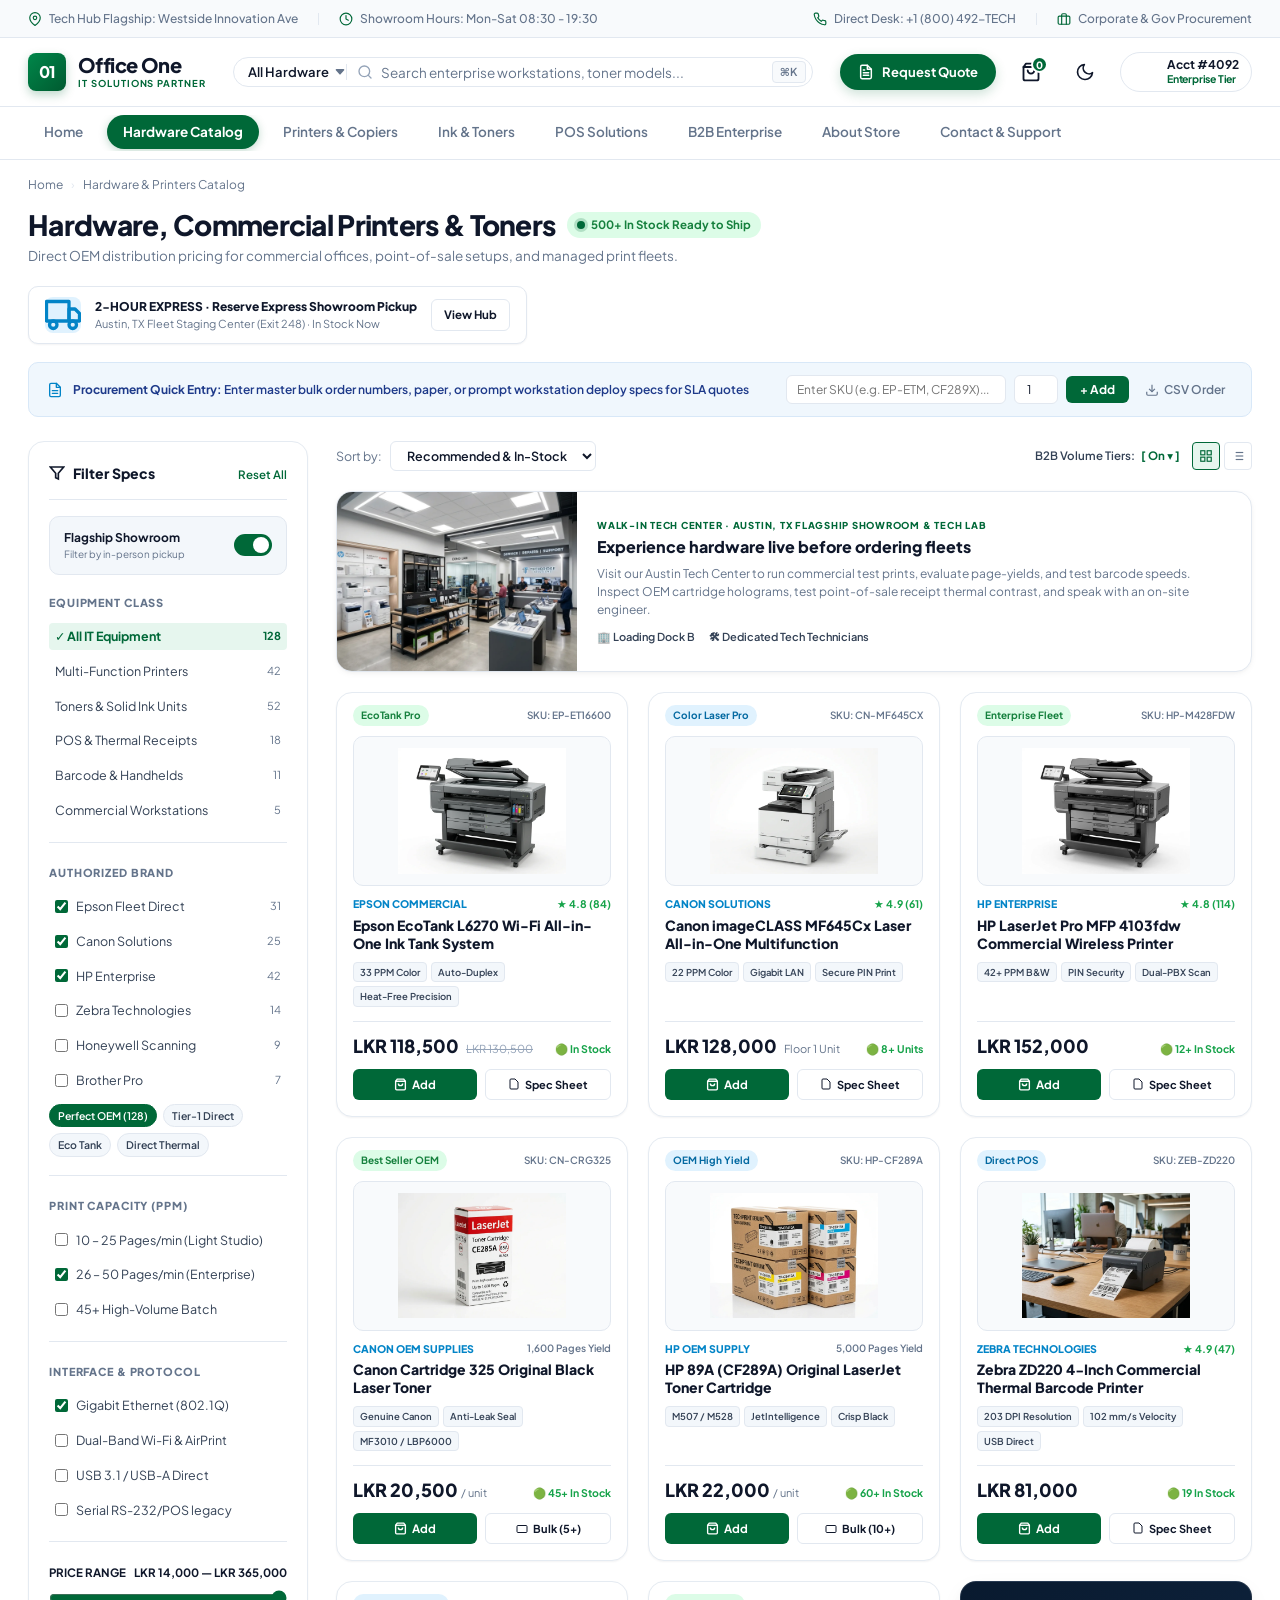
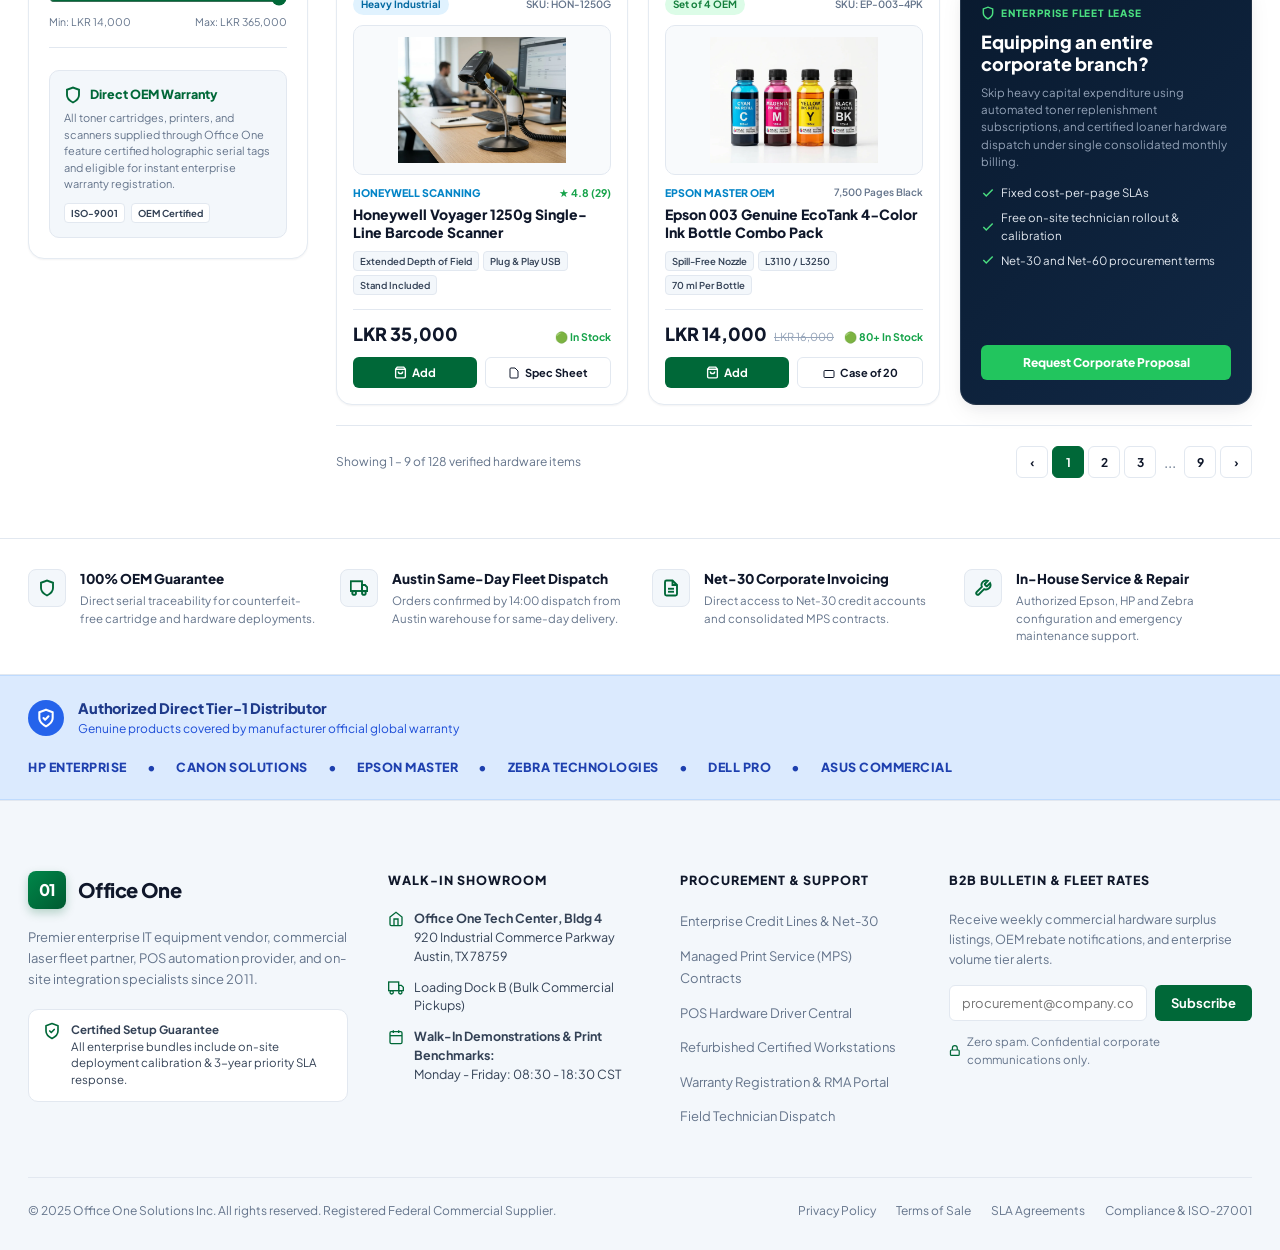
<file: catalog.html>
<!DOCTYPE html>
<html lang="en">
<head>
  <meta charset="UTF-8">
  <meta name="viewport" content="width=device-width, initial-scale=1.0">
  <title>Hardware, Commercial Printers & Toners | Office One Solutions</title>
  <meta name="description" content="Direct OEM distribution pricing for commercial offices, point-of-sale setups, and managed print fleets. Epson, Canon, HP, Zebra.">

  <!-- Google Fonts: Plus Jakarta Sans -->
  <link rel="preconnect" href="https://fonts.googleapis.com">
  <link rel="preconnect" href="https://fonts.gstatic.com" crossorigin>
  <link href="https://fonts.googleapis.com/css2?family=Plus+Jakarta+Sans:wght@400;500;600;700;800&display=swap" rel="stylesheet">

  <link rel="stylesheet" href="style.css">
  <!-- Instant Theme Sync Initializer (Prevents FOUC) -->
  <script>
    (function() {
      try {
        if (localStorage.getItem('office_one_theme') === 'dark') {
          document.documentElement.classList.add('dark-mode');
        }
      } catch (e) {}
    })();
  </script>
</head>
<body>

  <!-- ========================================================================
       TOP NOTIFICATION & UTILITY BAR
       ======================================================================== -->
  <header class="top-utility-bar">
    <div class="container">
      <div class="utility-group">
        <span class="utility-item">
          <svg viewBox="0 0 24 24" fill="none" stroke="currentColor" stroke-width="2" stroke-linecap="round" stroke-linejoin="round">
            <path d="M21 10c0 7-9 13-9 13s-9-6-9-13a9 9 0 0 1 18 0z"></path>
            <circle cx="12" cy="10" r="3"></circle>
          </svg>
          Tech Hub Flagship: Westside Innovation Ave
        </span>
        <span class="utility-divider"></span>
        <span class="utility-item">
          <svg viewBox="0 0 24 24" fill="none" stroke="currentColor" stroke-width="2" stroke-linecap="round" stroke-linejoin="round">
            <circle cx="12" cy="12" r="10"></circle>
            <polyline points="12 6 12 12 16 14"></polyline>
          </svg>
          Showroom Hours: Mon-Sat 08:30 - 19:30
        </span>
      </div>

      <div class="utility-group">
        <a href="tel:+18004928324" class="utility-item">
          <svg viewBox="0 0 24 24" fill="none" stroke="currentColor" stroke-width="2" stroke-linecap="round" stroke-linejoin="round">
            <path d="M22 16.92v3a2 2 0 0 1-2.18 2 19.79 19.79 0 0 1-8.63-3.07 19.5 19.5 0 0 1-6-6 19.79 19.79 0 0 1-3.07-8.67A2 2 0 0 1 4.11 2h3a2 2 0 0 1 2 1.72 12.84 12.84 0 0 0 .7 2.81 2 2 0 0 1-.45 2.11L8.09 9.91a16 16 0 0 0 6 6l1.27-1.27a2 2 0 0 1 2.11-.45 12.84 12.84 0 0 0 2.81.7A2 2 0 0 1 22 16.92z"></path>
          </svg>
          Direct Desk: +1 (800) 492-TECH
        </a>
        <span class="utility-divider"></span>
        <a href="#quoteModal" class="utility-item" onclick="document.getElementById('btnOpenQuoteModal').click()">
          <svg viewBox="0 0 24 24" fill="none" stroke="currentColor" stroke-width="2" stroke-linecap="round" stroke-linejoin="round">
            <rect x="2" y="7" width="20" height="14" rx="2" ry="2"></rect>
            <path d="M16 21V5a2 2 0 0 0-2-2h-4a2 2 0 0 0-2 2v16"></path>
          </svg>
          Corporate & Gov Procurement
        </a>
      </div>
    </div>
  </header>

  <!-- ========================================================================
       STICKY HEADER WRAPPER (MAIN NAV + SUB-NAV BAR KEPT VISIBLE ON SCROLL)
       ======================================================================== -->
  <header class="site-header-wrapper" id="siteHeaderWrapper">
    <!-- MAIN NAVIGATION BAR -->
    <nav class="main-header" id="mainHeader">
      <div class="container header-inner">
        <!-- Brand Logo -->
        <a href="index.html" class="brand-logo" aria-label="Office One Home">
          <div class="logo-badge">01</div>
          <div class="logo-text-block">
            <span class="logo-title">Office One</span>
            <span class="logo-tagline">IT SOLUTIONS PARTNER</span>
          </div>
        </a>

        <!-- Search Bar -->
        <form class="header-search-form" id="searchForm" onsubmit="event.preventDefault();">
          <label for="searchCategory" class="sr-only" style="position: absolute; width: 1px; height: 1px; padding: 0; margin: -1px; overflow: hidden; clip: rect(0,0,0,0); border: 0;">Category</label>
          <select class="search-category-select" id="searchCategory" aria-label="Search Category">
            <option>All Hardware</option>
            <option>Laser Printers</option>
            <option>Thermal POS</option>
            <option>OEM Toners</option>
            <option>Workstations</option>
          </select>
          <div class="search-input-wrap">
            <svg viewBox="0 0 24 24" fill="none" stroke="currentColor" stroke-width="2" stroke-linecap="round" stroke-linejoin="round">
              <circle cx="11" cy="11" r="8"></circle>
              <line x1="21" y1="21" x2="16.65" y2="16.65"></line>
            </svg>
            <input type="text" class="search-input" id="searchInput" placeholder="Search enterprise workstations, toner models..." aria-label="Search">
          </div>
          <span class="search-shortcut-badge">⌘K</span>
        </form>

        <!-- Action Elements -->
        <div class="header-actions">
          <!-- Mobile Search Toggle Button (Visible only on mobile) -->
          <button class="header-icon-btn mobile-search-toggle" id="btnMobileSearchToggle" aria-label="Toggle Search Input">
            <svg viewBox="0 0 24 24" fill="none" stroke="currentColor" stroke-width="2.2" stroke-linecap="round" stroke-linejoin="round">
              <circle cx="11" cy="11" r="8"></circle>
              <line x1="21" y1="21" x2="16.65" y2="16.65"></line>
            </svg>
          </button>

          <button class="btn-request-quote" id="btnOpenQuoteModal">
            <svg viewBox="0 0 24 24" fill="none" stroke="currentColor" stroke-width="2.2" stroke-linecap="round" stroke-linejoin="round">
              <path d="M14 2H6a2 2 0 0 0-2 2v16a2 2 0 0 0 2 2h12a2 2 0 0 0 2-2V8z"></path>
              <polyline points="14 2 14 8 20 8"></polyline>
              <line x1="16" y1="13" x2="8" y2="13"></line>
              <line x1="16" y1="17" x2="8" y2="17"></line>
              <polyline points="10 9 9 9 8 9"></polyline>
            </svg>
            Request Quote
          </button>

          <button class="header-icon-btn" id="btnCart" aria-label="View Shopping Cart">
            <svg viewBox="0 0 24 24" fill="none" stroke="currentColor" stroke-width="2.2" stroke-linecap="round" stroke-linejoin="round">
              <path d="M6 2L3 6v14a2 2 0 0 0 2 2h14a2 2 0 0 0 2-2V6l-3-4z"></path>
              <line x1="3" y1="6" x2="21" y2="6"></line>
              <path d="M16 10a4 4 0 0 1-8 0"></path>
            </svg>
            <span class="cart-count-badge" id="cartBadge">0</span>
          </button>

          <button class="header-icon-btn" id="btnThemeToggle" aria-label="Toggle Dark/Light Mode">
            <svg id="themeIcon" viewBox="0 0 24 24" fill="none" stroke="currentColor" stroke-width="2" stroke-linecap="round" stroke-linejoin="round">
              <path d="M21 12.79A9 9 0 1 1 11.21 3 7 7 0 0 0 21 12.79z"></path>
            </svg>
          </button>

          <!-- Account Badge (Avatar at far top-right corner on mobile) -->
          <div class="account-pill" id="btnAccount" title="Acct #4092 Enterprise Tier">
            <div class="account-avatar" style="background: url('https://images.unsplash.com/photo-1534528741775-53994a69daeb?auto=format&fit=crop&w=80&q=80') center/cover;"></div>
            <div class="account-info">
              <span class="account-id">Acct #4092</span>
              <span class="account-tier">Enterprise Tier</span>
            </div>
          </div>
        </div>
      </div>
    </nav>

    <!-- SUB-NAVIGATION BAR (ALWAYS VISIBLE & STICKY ON SCROLL) -->
    <nav class="sub-nav-bar" id="subNavBar">
      <div class="container">
        <ul class="sub-nav-list">
          <li class="sub-nav-item"><a href="index.html">Home</a></li>
          <li class="sub-nav-item active"><a href="catalog.html">Hardware Catalog</a></li>
          <li class="sub-nav-item"><a href="index.html#products">Printers & Copiers</a></li>
          <li class="sub-nav-item"><a href="index.html#toners">Ink & Toners</a></li>
          <li class="sub-nav-item"><a href="index.html#pos">POS Solutions</a></li>
          <li class="sub-nav-item"><a href="index.html#advantage">B2B Enterprise</a></li>
          <li class="sub-nav-item"><a href="index.html#showroom">About Store</a></li>
          <li class="sub-nav-item"><a href="index.html#contact">Contact & Support</a></li>
        </ul>
      </div>
    </nav>
  </header>

  <!-- ========================================================================
       CATALOG HERO & BREADCRUMB
       ======================================================================== -->
  <main class="container">
    <div class="catalog-breadcrumb">
      <a href="index.html">Home</a>
      <span class="crumb-sep">›</span>
      <span>Hardware & Printers Catalog</span>
    </div>

    <!-- Catalog Page Header -->
    <section class="catalog-header-section">
      <div class="catalog-header-inner">
        <div>
          <div class="catalog-title-row">
            <h1 class="catalog-page-title">Hardware, Commercial Printers & Toners</h1>
            <span class="catalog-stock-pill">
              <span class="status-dot-green"></span>
              500+ In Stock Ready to Ship
            </span>
          </div>
          <p class="catalog-subtitle">
            Direct OEM distribution pricing for commercial offices, point-of-sale setups, and managed print fleets.
          </p>
        </div>

        <div class="express-pickup-card">
          <div class="express-pickup-icon">
            <svg viewBox="0 0 24 24" fill="none" stroke="currentColor" stroke-width="2.2" stroke-linecap="round" stroke-linejoin="round">
              <rect x="1" y="3" width="15" height="13"></rect>
              <polygon points="16 8 20 8 23 11 23 16 16 16 16 8"></polygon>
              <circle cx="5.5" cy="18.5" r="2.5"></circle>
              <circle cx="18.5" cy="18.5" r="2.5"></circle>
            </svg>
          </div>
          <div class="express-pickup-info">
            <span class="express-pickup-title">2-HOUR EXPRESS · Reserve Express Showroom Pickup</span>
            <span class="express-pickup-desc">Austin, TX Fleet Staging Center (Exit 248) · In Stock Now</span>
          </div>
          <a href="index.html#showroom" class="btn-view-hub">View Hub</a>
        </div>
      </div>
    </section>

    <!-- Procurement Quick Entry Bar -->
    <div class="quick-entry-bar">
      <div class="quick-entry-left">
        <svg viewBox="0 0 24 24" fill="none" stroke="currentColor" stroke-width="2" stroke-linecap="round" stroke-linejoin="round">
          <path d="M14 2H6a2 2 0 0 0-2 2v16a2 2 0 0 0 2 2h12a2 2 0 0 0 2-2V8z"></path>
          <polyline points="14 2 14 8 20 8"></polyline>
          <line x1="16" y1="13" x2="8" y2="13"></line>
          <line x1="16" y1="17" x2="8" y2="17"></line>
        </svg>
        <span><strong>Procurement Quick Entry:</strong> Enter master bulk order numbers, paper, or prompt workstation deploy specs for SLA quotes</span>
      </div>

      <form class="quick-entry-form" id="quickEntryForm" onsubmit="event.preventDefault();">
        <input type="text" class="quick-sku-input" id="quickSkuInput" placeholder="Enter SKU (e.g. EP-ETM, CF289X)..." required>
        <input type="number" class="quick-qty-input" id="quickQtyInput" value="1" min="1" max="999">
        <button type="submit" class="btn-quick-add" id="btnQuickAdd">+ Add</button>
        <button type="button" class="btn-csv-order" onclick="document.getElementById('btnOpenQuoteModal').click()">
          <svg width="14" height="14" viewBox="0 0 24 24" fill="none" stroke="currentColor" stroke-width="2"><path d="M21 15v4a2 2 0 0 1-2 2H5a2 2 0 0 1-2-2v-4"></path><polyline points="7 10 12 15 17 10"></polyline><line x1="12" y1="15" x2="12" y2="3"></line></svg>
          CSV Order
        </button>
      </form>
    </div>

    <!-- ========================================================================
         CATALOG MAIN LAYOUT (SIDEBAR + PRODUCT GRID)
         ======================================================================== -->
    <div class="catalog-main-layout">
      <!-- MOBILE FILTER TOGGLE BAR (Visible on <= 992px) -->
      <button class="mobile-filter-toggle-btn" id="btnMobileFilterToggle" aria-expanded="false" aria-controls="catalogSidebar">
        <div class="mobile-filter-toggle-left">
          <svg width="16" height="16" viewBox="0 0 24 24" fill="none" stroke="currentColor" stroke-width="2.2"><polygon points="22 3 2 3 10 12.46 10 19 14 21 14 12.46 22 3"></polygon></svg>
          <span>Filter Specifications</span>
        </div>
        <div class="mobile-filter-toggle-right">
          <span class="mobile-filter-hint" id="mobileFilterHint">Show Filters</span>
          <svg class="toggle-chevron" width="14" height="14" viewBox="0 0 24 24" fill="none" stroke="currentColor" stroke-width="2.5">
            <polyline points="6 9 12 15 18 9"></polyline>
          </svg>
        </div>
      </button>

      <!-- LEFT SIDEBAR: FILTERS -->
      <aside class="catalog-sidebar" id="catalogSidebar">
        <div class="filter-header-row">
          <div class="filter-header-title">
            <svg width="16" height="16" viewBox="0 0 24 24" fill="none" stroke="currentColor" stroke-width="2.5"><polygon points="22 3 2 3 10 12.46 10 19 14 21 14 12.46 22 3"></polygon></svg>
            Filter Specs
          </div>
          <div class="filter-header-actions">
            <span class="btn-reset-filters" id="btnResetFilters">Reset All</span>
            <button class="btn-close-mobile-sidebar" id="btnCloseMobileFilter" aria-label="Close Filter Menu">&times;</button>
          </div>
        </div>

        <!-- Flagship Showroom Toggle -->
        <div class="flagship-toggle-box">
          <div>
            <div class="flagship-toggle-label">Flagship Showroom</div>
            <div class="flagship-toggle-sub">Filter by in-person pickup</div>
          </div>
          <div class="toggle-switch" id="flagshipToggle" aria-label="Toggle Showroom Only"></div>
        </div>

        <!-- 1. Equipment Class -->
        <div class="filter-section-block">
          <div class="filter-section-title">EQUIPMENT CLASS</div>
          <ul class="filter-options-list">
            <li class="filter-option-item active" data-class="all">
              <span>✓ All IT Equipment</span>
              <span class="filter-count-badge">128</span>
            </li>
            <li class="filter-option-item" data-class="printers">
              <span>Multi-Function Printers</span>
              <span class="filter-count-badge">42</span>
            </li>
            <li class="filter-option-item" data-class="toners">
              <span>Toners & Solid Ink Units</span>
              <span class="filter-count-badge">52</span>
            </li>
            <li class="filter-option-item" data-class="pos">
              <span>POS & Thermal Receipts</span>
              <span class="filter-count-badge">18</span>
            </li>
            <li class="filter-option-item" data-class="scanners">
              <span>Barcode & Handhelds</span>
              <span class="filter-count-badge">11</span>
            </li>
            <li class="filter-option-item" data-class="workstations">
              <span>Commercial Workstations</span>
              <span class="filter-count-badge">5</span>
            </li>
          </ul>
        </div>

        <!-- 2. Authorized Brand -->
        <div class="filter-section-block">
          <div class="filter-section-title">AUTHORIZED BRAND</div>
          <ul class="filter-options-list">
            <li class="filter-option-item">
              <label class="filter-checkbox-wrap">
                <input type="checkbox" checked>
                <span>Epson Fleet Direct</span>
              </label>
              <span class="filter-count-badge">31</span>
            </li>
            <li class="filter-option-item">
              <label class="filter-checkbox-wrap">
                <input type="checkbox" checked>
                <span>Canon Solutions</span>
              </label>
              <span class="filter-count-badge">25</span>
            </li>
            <li class="filter-option-item">
              <label class="filter-checkbox-wrap">
                <input type="checkbox" checked>
                <span>HP Enterprise</span>
              </label>
              <span class="filter-count-badge">42</span>
            </li>
            <li class="filter-option-item">
              <label class="filter-checkbox-wrap">
                <input type="checkbox">
                <span>Zebra Technologies</span>
              </label>
              <span class="filter-count-badge">14</span>
            </li>
            <li class="filter-option-item">
              <label class="filter-checkbox-wrap">
                <input type="checkbox">
                <span>Honeywell Scanning</span>
              </label>
              <span class="filter-count-badge">9</span>
            </li>
            <li class="filter-option-item">
              <label class="filter-checkbox-wrap">
                <input type="checkbox">
                <span>Brother Pro</span>
              </label>
              <span class="filter-count-badge">7</span>
            </li>
          </ul>

          <div class="filter-pill-tags-row">
            <span class="filter-tag-pill active">Perfect OEM (128)</span>
            <span class="filter-tag-pill">Tier-1 Direct</span>
            <span class="filter-tag-pill">Eco Tank</span>
            <span class="filter-tag-pill">Direct Thermal</span>
          </div>
        </div>

        <!-- 3. Print Capacity (PPM) -->
        <div class="filter-section-block">
          <div class="filter-section-title">PRINT CAPACITY (PPM)</div>
          <ul class="filter-options-list">
            <li class="filter-option-item">
              <label class="filter-checkbox-wrap">
                <input type="checkbox">
                <span>10 – 25 Pages/min (Light Studio)</span>
              </label>
            </li>
            <li class="filter-option-item">
              <label class="filter-checkbox-wrap">
                <input type="checkbox" checked>
                <span>26 – 50 Pages/min (Enterprise)</span>
              </label>
            </li>
            <li class="filter-option-item">
              <label class="filter-checkbox-wrap">
                <input type="checkbox">
                <span>45+ High-Volume Batch</span>
              </label>
            </li>
          </ul>
        </div>

        <!-- 4. Interface & Protocol -->
        <div class="filter-section-block">
          <div class="filter-section-title">INTERFACE & PROTOCOL</div>
          <ul class="filter-options-list">
            <li class="filter-option-item">
              <label class="filter-checkbox-wrap">
                <input type="checkbox" checked>
                <span>Gigabit Ethernet (802.1Q)</span>
              </label>
            </li>
            <li class="filter-option-item">
              <label class="filter-checkbox-wrap">
                <input type="checkbox">
                <span>Dual-Band Wi-Fi & AirPrint</span>
              </label>
            </li>
            <li class="filter-option-item">
              <label class="filter-checkbox-wrap">
                <input type="checkbox">
                <span>USB 3.1 / USB-A Direct</span>
              </label>
            </li>
            <li class="filter-option-item">
              <label class="filter-checkbox-wrap">
                <input type="checkbox">
                <span>Serial RS-232/POS legacy</span>
              </label>
            </li>
          </ul>
        </div>

        <!-- 5. Price Range Slider -->
        <div class="filter-section-block">
          <div class="price-range-slider-wrap">
            <div class="price-range-header">
              <span>PRICE RANGE</span>
              <span id="priceDisplay">LKR 14,000 — LKR 365,000</span>
            </div>
            <input type="range" class="price-slider-input" min="14000" max="365000" step="1000" value="365000" id="priceRangeInput">
            <div class="price-slider-limits">
              <span>Min: LKR 14,000</span>
              <span>Max: LKR 365,000</span>
            </div>
          </div>
        </div>

        <!-- 6. Direct OEM Warranty Box -->
        <div class="sidebar-warranty-card">
          <div class="warranty-card-header">
            <svg width="18" height="18" viewBox="0 0 24 24" fill="none" stroke="currentColor" stroke-width="2.5"><path d="M12 22s8-4 8-10V5l-8-3-8 3v7c0 6 8 10 8 10z"></path></svg>
            Direct OEM Warranty
          </div>
          <p class="warranty-card-desc">
            All toner cartridges, printers, and scanners supplied through Office One feature certified holographic serial tags and eligible for instant enterprise warranty registration.
          </p>
          <div class="warranty-badges-row">
            <span class="warranty-badge-pill">ISO-9001</span>
            <span class="warranty-badge-pill">OEM Certified</span>
          </div>
        </div>

        <!-- Mobile Apply Filter Action (Visible on mobile <= 992px) -->
        <div class="mobile-apply-filter-bar">
          <button class="btn-apply-mobile-filter" id="btnApplyMobileFilter">
            Apply Filters & View Results
          </button>
        </div>
      </aside>

      <!-- RIGHT MAIN CONTENT: PRODUCTS -->
      <section class="catalog-content-col">
        <!-- Catalog Top Toolbar -->
        <div class="catalog-toolbar-row">
          <div class="catalog-sort-group">
            <span>Sort by:</span>
            <select class="catalog-sort-select" aria-label="Sort products">
              <option>Recommended & In-Stock</option>
              <option>Price: Low to High</option>
              <option>Price: High to Low</option>
              <option>Highest PPM Speed</option>
              <option>Top Rated Enterprise</option>
            </select>
          </div>

          <div class="catalog-view-controls">
            <div class="b2b-tier-toggle-pill">
              <span>B2B Volume Tiers:</span>
              <strong style="color: var(--color-primary);">[ On ▾ ]</strong>
            </div>
            <div class="view-mode-buttons">
              <button class="view-btn active" aria-label="Grid View">
                <svg width="14" height="14" viewBox="0 0 24 24" fill="none" stroke="currentColor" stroke-width="2"><rect x="3" y="3" width="7" height="7"></rect><rect x="14" y="3" width="7" height="7"></rect><rect x="14" y="14" width="7" height="7"></rect><rect x="3" y="14" width="7" height="7"></rect></svg>
              </button>
              <button class="view-btn" aria-label="List View">
                <svg width="14" height="14" viewBox="0 0 24 24" fill="none" stroke="currentColor" stroke-width="2"><line x1="8" y1="6" x2="21" y2="6"></line><line x1="8" y1="12" x2="21" y2="12"></line><line x1="8" y1="18" x2="21" y2="18"></line><line x1="3" y1="6" x2="3.01" y2="6"></line><line x1="3" y1="12" x2="3.01" y2="12"></line><line x1="3" y1="18" x2="3.01" y2="18"></line></svg>
              </button>
            </div>
          </div>
        </div>

        <!-- Featured Showroom Banner Card -->
        <div class="walkin-banner-card">
          <img src="assets/showroom.webp" alt="Office One Tech Center" class="walkin-banner-img" loading="eager" fetchpriority="high" decoding="sync" width="1200" height="896">
          <div class="walkin-banner-body">
            <span class="walkin-kicker">WALK-IN TECH CENTER · Austin, TX Flagship Showroom & Tech Lab</span>
            <h2 class="walkin-title">Experience hardware live before ordering fleets</h2>
            <p class="walkin-desc">
              Visit our Austin Tech Center to run commercial test prints, evaluate page-yields, and test barcode speeds. Inspect OEM cartridge holograms, test point-of-sale receipt thermal contrast, and speak with an on-site engineer.
            </p>
            <div class="walkin-tags-row">
              <span>🏢 Loading Dock B</span>
              <span>🛠 Dedicated Tech Technicians</span>
            </div>
          </div>
        </div>

        <!-- Catalog 9-Cards Grid (3x3) -->
        <div class="catalog-products-grid">
          <!-- Card 1: Epson EcoTank L6270 -->
          <article class="catalog-card">
            <div class="catalog-card-header">
              <span class="catalog-card-pill badge-green">EcoTank Pro</span>
              <span class="catalog-card-sku">SKU: EP-ET16600</span>
            </div>
            <div class="catalog-card-img-wrap">
              <img src="assets/epson-printer.webp" alt="Epson EcoTank L6270 Wi-Fi All-in-One Ink Tank System" loading="lazy" decoding="async" width="600" height="450">
            </div>
            <div class="catalog-card-body">
              <div class="catalog-card-meta">
                <span class="catalog-card-brand">Epson Commercial</span>
                <span class="catalog-card-rating">★ 4.8 (84)</span>
              </div>
              <h3 class="catalog-card-title">Epson EcoTank L6270 Wi-Fi All-in-One Ink Tank System</h3>
              <div class="catalog-specs-pills">
                <span class="spec-pill-item">33 PPM Color</span>
                <span class="spec-pill-item">Auto-Duplex</span>
                <span class="spec-pill-item">Heat-Free Precision</span>
              </div>
              <div class="catalog-card-bottom">
                <div class="catalog-price-row">
                  <div>
                    <span class="catalog-price-val">LKR 118,500</span>
                    <span class="catalog-price-strike">LKR 130,500</span>
                  </div>
                  <span class="catalog-stock-indicator">🟢 In Stock</span>
                </div>
                <div class="catalog-btn-group">
                  <button class="btn-catalog-add" data-name="Epson EcoTank L6270">
                    <svg width="13" height="13" viewBox="0 0 24 24" fill="none" stroke="currentColor" stroke-width="2.5"><path d="M6 2L3 6v14a2 2 0 0 0 2 2h14a2 2 0 0 0 2-2V6l-3-4z"></path><line x1="3" y1="6" x2="21" y2="6"></line><path d="M16 10a4 4 0 0 1-8 0"></path></svg>
                    Add
                  </button>
                  <button class="btn-catalog-spec" onclick="document.getElementById('btnOpenQuoteModal').click()">
                    <svg width="12" height="12" viewBox="0 0 24 24" fill="none" stroke="currentColor" stroke-width="2"><path d="M14 2H6a2 2 0 0 0-2 2v16a2 2 0 0 0 2 2h12a2 2 0 0 0 2-2V8z"></path></svg>
                    Spec Sheet
                  </button>
                </div>
              </div>
            </div>
          </article>

          <!-- Card 2: Canon imageCLASS MF645Cx -->
          <article class="catalog-card">
            <div class="catalog-card-header">
              <span class="catalog-card-pill badge-blue">Color Laser Pro</span>
              <span class="catalog-card-sku">SKU: CN-MF645CX</span>
            </div>
            <div class="catalog-card-img-wrap">
              <img src="assets/canon-printer.webp" alt="Canon imageCLASS MF645Cx Laser All-in-One Multifunction" loading="lazy" decoding="async" width="600" height="450">
            </div>
            <div class="catalog-card-body">
              <div class="catalog-card-meta">
                <span class="catalog-card-brand">Canon Solutions</span>
                <span class="catalog-card-rating">★ 4.9 (61)</span>
              </div>
              <h3 class="catalog-card-title">Canon imageCLASS MF645Cx Laser All-in-One Multifunction</h3>
              <div class="catalog-specs-pills">
                <span class="spec-pill-item">22 PPM Color</span>
                <span class="spec-pill-item">Gigabit LAN</span>
                <span class="spec-pill-item">Secure PIN Print</span>
              </div>
              <div class="catalog-card-bottom">
                <div class="catalog-price-row">
                  <div>
                    <span class="catalog-price-val">LKR 128,000</span>
                    <span style="font-size: 11px; color: var(--text-muted); margin-left: 4px;">Floor 1 Unit</span>
                  </div>
                  <span class="catalog-stock-indicator">🟢 8+ Units</span>
                </div>
                <div class="catalog-btn-group">
                  <button class="btn-catalog-add" data-name="Canon imageCLASS MF645Cx">
                    <svg width="13" height="13" viewBox="0 0 24 24" fill="none" stroke="currentColor" stroke-width="2.5"><path d="M6 2L3 6v14a2 2 0 0 0 2 2h14a2 2 0 0 0 2-2V6l-3-4z"></path><line x1="3" y1="6" x2="21" y2="6"></line><path d="M16 10a4 4 0 0 1-8 0"></path></svg>
                    Add
                  </button>
                  <button class="btn-catalog-spec" onclick="document.getElementById('btnOpenQuoteModal').click()">
                    <svg width="12" height="12" viewBox="0 0 24 24" fill="none" stroke="currentColor" stroke-width="2"><path d="M14 2H6a2 2 0 0 0-2 2v16a2 2 0 0 0 2 2h12a2 2 0 0 0 2-2V8z"></path></svg>
                    Spec Sheet
                  </button>
                </div>
              </div>
            </div>
          </article>

          <!-- Card 3: HP LaserJet Pro MFP 4103fdw -->
          <article class="catalog-card">
            <div class="catalog-card-header">
              <span class="catalog-card-pill badge-green">Enterprise Fleet</span>
              <span class="catalog-card-sku">SKU: HP-M428FDW</span>
            </div>
            <div class="catalog-card-img-wrap">
              <img src="assets/epson-printer.webp" alt="HP LaserJet Pro MFP 4103fdw Commercial Wireless Printer" style="filter: grayscale(1);" loading="lazy" decoding="async" width="600" height="450">
            </div>
            <div class="catalog-card-body">
              <div class="catalog-card-meta">
                <span class="catalog-card-brand">HP Enterprise</span>
                <span class="catalog-card-rating">★ 4.8 (114)</span>
              </div>
              <h3 class="catalog-card-title">HP LaserJet Pro MFP 4103fdw Commercial Wireless Printer</h3>
              <div class="catalog-specs-pills">
                <span class="spec-pill-item">42+ PPM B&W</span>
                <span class="spec-pill-item">PIN Security</span>
                <span class="spec-pill-item">Dual-PBX Scan</span>
              </div>
              <div class="catalog-card-bottom">
                <div class="catalog-price-row">
                  <div>
                    <span class="catalog-price-val">LKR 152,000</span>
                  </div>
                  <span class="catalog-stock-indicator">🟢 12+ In Stock</span>
                </div>
                <div class="catalog-btn-group">
                  <button class="btn-catalog-add" data-name="HP LaserJet Pro 4103fdw">
                    <svg width="13" height="13" viewBox="0 0 24 24" fill="none" stroke="currentColor" stroke-width="2.5"><path d="M6 2L3 6v14a2 2 0 0 0 2 2h14a2 2 0 0 0 2-2V6l-3-4z"></path><line x1="3" y1="6" x2="21" y2="6"></line><path d="M16 10a4 4 0 0 1-8 0"></path></svg>
                    Add
                  </button>
                  <button class="btn-catalog-spec" onclick="document.getElementById('btnOpenQuoteModal').click()">
                    <svg width="12" height="12" viewBox="0 0 24 24" fill="none" stroke="currentColor" stroke-width="2"><path d="M14 2H6a2 2 0 0 0-2 2v16a2 2 0 0 0 2 2h12a2 2 0 0 0 2-2V8z"></path></svg>
                    Spec Sheet
                  </button>
                </div>
              </div>
            </div>
          </article>

          <!-- Card 4: Canon Cartridge 325 -->
          <article class="catalog-card">
            <div class="catalog-card-header">
              <span class="catalog-card-pill badge-green">Best Seller OEM</span>
              <span class="catalog-card-sku">SKU: CN-CRG325</span>
            </div>
            <div class="catalog-card-img-wrap">
              <img src="assets/canon-toner-box.webp" alt="Canon Cartridge 325 Original Black Laser Toner" loading="lazy" decoding="async" width="600" height="450">
            </div>
            <div class="catalog-card-body">
              <div class="catalog-card-meta">
                <span class="catalog-card-brand">Canon OEM Supplies</span>
                <span style="font-size: 10px; color: var(--text-muted); font-weight: 600;">1,600 Pages Yield</span>
              </div>
              <h3 class="catalog-card-title">Canon Cartridge 325 Original Black Laser Toner</h3>
              <div class="catalog-specs-pills">
                <span class="spec-pill-item">Genuine Canon</span>
                <span class="spec-pill-item">Anti-Leak Seal</span>
                <span class="spec-pill-item">MF3010 / LBP6000</span>
              </div>
              <div class="catalog-card-bottom">
                <div class="catalog-price-row">
                  <div>
                    <span class="catalog-price-val">LKR 20,500</span>
                    <span style="font-size: 11px; color: var(--text-muted);">/ unit</span>
                  </div>
                  <span class="catalog-stock-indicator">🟢 45+ In Stock</span>
                </div>
                <div class="catalog-btn-group">
                  <button class="btn-catalog-add" data-name="Canon Cartridge 325">
                    <svg width="13" height="13" viewBox="0 0 24 24" fill="none" stroke="currentColor" stroke-width="2.5"><path d="M6 2L3 6v14a2 2 0 0 0 2 2h14a2 2 0 0 0 2-2V6l-3-4z"></path><line x1="3" y1="6" x2="21" y2="6"></line><path d="M16 10a4 4 0 0 1-8 0"></path></svg>
                    Add
                  </button>
                  <button class="btn-catalog-spec" onclick="document.getElementById('btnOpenQuoteModal').click()">
                    <svg width="12" height="12" viewBox="0 0 24 24" fill="none" stroke="currentColor" stroke-width="2"><rect x="2" y="7" width="20" height="14" rx="2"></rect></svg>
                    Bulk (5+)
                  </button>
                </div>
              </div>
            </div>
          </article>

          <!-- Card 5: HP 89A Toner -->
          <article class="catalog-card">
            <div class="catalog-card-header">
              <span class="catalog-card-pill badge-blue">OEM High Yield</span>
              <span class="catalog-card-sku">SKU: HP-CF289A</span>
            </div>
            <div class="catalog-card-img-wrap">
              <img src="assets/hp-toner.webp" alt="HP 89A (CF289A) Original LaserJet Toner Cartridge" loading="lazy" decoding="async" width="600" height="450">
            </div>
            <div class="catalog-card-body">
              <div class="catalog-card-meta">
                <span class="catalog-card-brand">HP OEM Supply</span>
                <span style="font-size: 10px; color: var(--text-muted); font-weight: 600;">5,000 Pages Yield</span>
              </div>
              <h3 class="catalog-card-title">HP 89A (CF289A) Original LaserJet Toner Cartridge</h3>
              <div class="catalog-specs-pills">
                <span class="spec-pill-item">M507 / M528</span>
                <span class="spec-pill-item">JetIntelligence</span>
                <span class="spec-pill-item">Crisp Black</span>
              </div>
              <div class="catalog-card-bottom">
                <div class="catalog-price-row">
                  <div>
                    <span class="catalog-price-val">LKR 22,000</span>
                    <span style="font-size: 11px; color: var(--text-muted);">/ unit</span>
                  </div>
                  <span class="catalog-stock-indicator">🟢 60+ In Stock</span>
                </div>
                <div class="catalog-btn-group">
                  <button class="btn-catalog-add" data-name="HP 89A Toner">
                    <svg width="13" height="13" viewBox="0 0 24 24" fill="none" stroke="currentColor" stroke-width="2.5"><path d="M6 2L3 6v14a2 2 0 0 0 2 2h14a2 2 0 0 0 2-2V6l-3-4z"></path><line x1="3" y1="6" x2="21" y2="6"></line><path d="M16 10a4 4 0 0 1-8 0"></path></svg>
                    Add
                  </button>
                  <button class="btn-catalog-spec" onclick="document.getElementById('btnOpenQuoteModal').click()">
                    <svg width="12" height="12" viewBox="0 0 24 24" fill="none" stroke="currentColor" stroke-width="2"><rect x="2" y="7" width="20" height="14" rx="2"></rect></svg>
                    Bulk (10+)
                  </button>
                </div>
              </div>
            </div>
          </article>

          <!-- Card 6: Zebra ZD220 Barcode Printer -->
          <article class="catalog-card">
            <div class="catalog-card-header">
              <span class="catalog-card-pill badge-blue">Direct POS</span>
              <span class="catalog-card-sku">SKU: ZEB-ZD220</span>
            </div>
            <div class="catalog-card-img-wrap">
              <img src="assets/zebra-printer.webp" alt="Zebra ZD220 4-Inch Commercial Thermal Barcode Printer" loading="lazy" decoding="async" width="600" height="450">
            </div>
            <div class="catalog-card-body">
              <div class="catalog-card-meta">
                <span class="catalog-card-brand">Zebra Technologies</span>
                <span class="catalog-card-rating">★ 4.9 (47)</span>
              </div>
              <h3 class="catalog-card-title">Zebra ZD220 4-Inch Commercial Thermal Barcode Printer</h3>
              <div class="catalog-specs-pills">
                <span class="spec-pill-item">203 DPI Resolution</span>
                <span class="spec-pill-item">102 mm/s Velocity</span>
                <span class="spec-pill-item">USB Direct</span>
              </div>
              <div class="catalog-card-bottom">
                <div class="catalog-price-row">
                  <div>
                    <span class="catalog-price-val">LKR 81,000</span>
                  </div>
                  <span class="catalog-stock-indicator">🟢 19 In Stock</span>
                </div>
                <div class="catalog-btn-group">
                  <button class="btn-catalog-add" data-name="Zebra ZD220 Barcode Printer">
                    <svg width="13" height="13" viewBox="0 0 24 24" fill="none" stroke="currentColor" stroke-width="2.5"><path d="M6 2L3 6v14a2 2 0 0 0 2 2h14a2 2 0 0 0 2-2V6l-3-4z"></path><line x1="3" y1="6" x2="21" y2="6"></line><path d="M16 10a4 4 0 0 1-8 0"></path></svg>
                    Add
                  </button>
                  <button class="btn-catalog-spec" onclick="document.getElementById('btnOpenQuoteModal').click()">
                    <svg width="12" height="12" viewBox="0 0 24 24" fill="none" stroke="currentColor" stroke-width="2"><path d="M14 2H6a2 2 0 0 0-2 2v16a2 2 0 0 0 2 2h12a2 2 0 0 0 2-2V8z"></path></svg>
                    Spec Sheet
                  </button>
                </div>
              </div>
            </div>
          </article>

          <!-- Card 7: Honeywell Voyager 1250g -->
          <article class="catalog-card">
            <div class="catalog-card-header">
              <span class="catalog-card-pill badge-blue">Heavy Industrial</span>
              <span class="catalog-card-sku">SKU: HON-1250G</span>
            </div>
            <div class="catalog-card-img-wrap">
              <img src="assets/honeywell-scanner.webp" alt="Honeywell Voyager 1250g Single-Line Barcode Scanner" loading="lazy" decoding="async" width="600" height="450">
            </div>
            <div class="catalog-card-body">
              <div class="catalog-card-meta">
                <span class="catalog-card-brand">Honeywell Scanning</span>
                <span class="catalog-card-rating">★ 4.8 (29)</span>
              </div>
              <h3 class="catalog-card-title">Honeywell Voyager 1250g Single-Line Barcode Scanner</h3>
              <div class="catalog-specs-pills">
                <span class="spec-pill-item">Extended Depth of Field</span>
                <span class="spec-pill-item">Plug & Play USB</span>
                <span class="spec-pill-item">Stand Included</span>
              </div>
              <div class="catalog-card-bottom">
                <div class="catalog-price-row">
                  <div>
                    <span class="catalog-price-val">LKR 35,000</span>
                  </div>
                  <span class="catalog-stock-indicator">🟢 In Stock</span>
                </div>
                <div class="catalog-btn-group">
                  <button class="btn-catalog-add" data-name="Honeywell Voyager Scanner">
                    <svg width="13" height="13" viewBox="0 0 24 24" fill="none" stroke="currentColor" stroke-width="2.5"><path d="M6 2L3 6v14a2 2 0 0 0 2 2h14a2 2 0 0 0 2-2V6l-3-4z"></path><line x1="3" y1="6" x2="21" y2="6"></line><path d="M16 10a4 4 0 0 1-8 0"></path></svg>
                    Add
                  </button>
                  <button class="btn-catalog-spec" onclick="document.getElementById('btnOpenQuoteModal').click()">
                    <svg width="12" height="12" viewBox="0 0 24 24" fill="none" stroke="currentColor" stroke-width="2"><path d="M14 2H6a2 2 0 0 0-2 2v16a2 2 0 0 0 2 2h12a2 2 0 0 0 2-2V8z"></path></svg>
                    Spec Sheet
                  </button>
                </div>
              </div>
            </div>
          </article>

          <!-- Card 8: Epson 003 Ink Pack -->
          <article class="catalog-card">
            <div class="catalog-card-header">
              <span class="catalog-card-pill badge-green">Set of 4 OEM</span>
              <span class="catalog-card-sku">SKU: EP-003-4PK</span>
            </div>
            <div class="catalog-card-img-wrap">
              <img src="assets/epson-ink-bottles.webp" alt="Epson 003 Genuine EcoTank 4-Color Ink Bottle Combo Pack" loading="lazy" decoding="async" width="600" height="450">
            </div>
            <div class="catalog-card-body">
              <div class="catalog-card-meta">
                <span class="catalog-card-brand">Epson Master OEM</span>
                <span style="font-size: 10px; color: var(--text-muted); font-weight: 600;">7,500 Pages Black</span>
              </div>
              <h3 class="catalog-card-title">Epson 003 Genuine EcoTank 4-Color Ink Bottle Combo Pack</h3>
              <div class="catalog-specs-pills">
                <span class="spec-pill-item">Spill-Free Nozzle</span>
                <span class="spec-pill-item">L3110 / L3250</span>
                <span class="spec-pill-item">70 ml Per Bottle</span>
              </div>
              <div class="catalog-card-bottom">
                <div class="catalog-price-row">
                  <div>
                    <span class="catalog-price-val">LKR 14,000</span>
                    <span class="catalog-price-strike">LKR 16,000</span>
                  </div>
                  <span class="catalog-stock-indicator">🟢 80+ In Stock</span>
                </div>
                <div class="catalog-btn-group">
                  <button class="btn-catalog-add" data-name="Epson 003 4-Color Ink Set">
                    <svg width="13" height="13" viewBox="0 0 24 24" fill="none" stroke="currentColor" stroke-width="2.5"><path d="M6 2L3 6v14a2 2 0 0 0 2 2h14a2 2 0 0 0 2-2V6l-3-4z"></path><line x1="3" y1="6" x2="21" y2="6"></line><path d="M16 10a4 4 0 0 1-8 0"></path></svg>
                    Add
                  </button>
                  <button class="btn-catalog-spec" onclick="document.getElementById('btnOpenQuoteModal').click()">
                    <svg width="12" height="12" viewBox="0 0 24 24" fill="none" stroke="currentColor" stroke-width="2"><rect x="2" y="7" width="20" height="14" rx="2"></rect></svg>
                    Case of 20
                  </button>
                </div>
              </div>
            </div>
          </article>

          <!-- Card 9: Enterprise Branch Promo -->
          <article class="enterprise-promo-card">
            <div>
              <span class="promo-header-kicker">
                <svg width="14" height="14" viewBox="0 0 24 24" fill="none" stroke="currentColor" stroke-width="2.5"><path d="M12 22s8-4 8-10V5l-8-3-8 3v7c0 6 8 10 8 10z"></path></svg>
                ENTERPRISE FLEET LEASE
              </span>
              <h3 class="promo-title">Equipping an entire corporate branch?</h3>
              <p class="promo-desc">
                Skip heavy capital expenditure using automated toner replenishment subscriptions, and certified loaner hardware dispatch under single consolidated monthly billing.
              </p>
              <ul class="promo-bullets">
                <li class="promo-bullet-item">
                  <svg viewBox="0 0 24 24" fill="none" stroke="currentColor" stroke-width="2.5"><polyline points="20 6 9 17 4 12"></polyline></svg>
                  Fixed cost-per-page SLAs
                </li>
                <li class="promo-bullet-item">
                  <svg viewBox="0 0 24 24" fill="none" stroke="currentColor" stroke-width="2.5"><polyline points="20 6 9 17 4 12"></polyline></svg>
                  Free on-site technician rollout & calibration
                </li>
                <li class="promo-bullet-item">
                  <svg viewBox="0 0 24 24" fill="none" stroke="currentColor" stroke-width="2.5"><polyline points="20 6 9 17 4 12"></polyline></svg>
                  Net-30 and Net-60 procurement terms
                </li>
              </ul>
            </div>
            <button class="btn-promo-proposal" onclick="document.getElementById('btnOpenQuoteModal').click()">
              Request Corporate Proposal
            </button>
          </article>
        </div>

        <!-- Pagination Bar -->
        <div class="catalog-pagination-row">
          <span class="pagination-info">Showing 1 – 9 of 128 verified hardware items</span>
          <div class="pagination-controls">
            <button class="page-btn">‹</button>
            <button class="page-btn active">1</button>
            <button class="page-btn">2</button>
            <button class="page-btn">3</button>
            <span style="padding: 0 4px; color: var(--text-muted);">...</span>
            <button class="page-btn">9</button>
            <button class="page-btn">›</button>
          </div>
        </div>
      </section>
    </div>
  </main>

  <!-- ========================================================================
       4 VALUE GUARANTEE STRIP
       ======================================================================== -->
  <section class="value-badges-strip">
    <div class="container value-badges-grid">
      <div class="value-badge-box">
        <div class="value-badge-icon">
          <svg viewBox="0 0 24 24" fill="none" stroke="currentColor" stroke-width="2.5"><path d="M12 22s8-4 8-10V5l-8-3-8 3v7c0 6 8 10 8 10z"></path></svg>
        </div>
        <div>
          <div class="value-badge-title">100% OEM Guarantee</div>
          <div class="value-badge-desc">Direct serial traceability for counterfeit-free cartridge and hardware deployments.</div>
        </div>
      </div>

      <div class="value-badge-box">
        <div class="value-badge-icon">
          <svg viewBox="0 0 24 24" fill="none" stroke="currentColor" stroke-width="2.5"><rect x="1" y="3" width="15" height="13"></rect><polygon points="16 8 20 8 23 11 23 16 16 16 16 8"></polygon><circle cx="5.5" cy="18.5" r="2.5"></circle><circle cx="18.5" cy="18.5" r="2.5"></circle></svg>
        </div>
        <div>
          <div class="value-badge-title">Austin Same-Day Fleet Dispatch</div>
          <div class="value-badge-desc">Orders confirmed by 14:00 dispatch from Austin warehouse for same-day delivery.</div>
        </div>
      </div>

      <div class="value-badge-box">
        <div class="value-badge-icon">
          <svg viewBox="0 0 24 24" fill="none" stroke="currentColor" stroke-width="2.5"><path d="M14 2H6a2 2 0 0 0-2 2v16a2 2 0 0 0 2 2h12a2 2 0 0 0 2-2V8z"></path><polyline points="14 2 14 8 20 8"></polyline><line x1="16" y1="13" x2="8" y2="13"></line><line x1="16" y1="17" x2="8" y2="17"></line></svg>
        </div>
        <div>
          <div class="value-badge-title">Net-30 Corporate Invoicing</div>
          <div class="value-badge-desc">Direct access to Net-30 credit accounts and consolidated MPS contracts.</div>
        </div>
      </div>

      <div class="value-badge-box">
        <div class="value-badge-icon">
          <svg viewBox="0 0 24 24" fill="none" stroke="currentColor" stroke-width="2.5"><path d="M14.7 6.3a1 1 0 0 0 0 1.4l1.6 1.6a1 1 0 0 0 1.4 0l3.77-3.77a6 6 0 0 1-7.94 7.94l-6.91 6.91a2.12 2.12 0 0 1-3-3l6.91-6.91a6 6 0 0 1 7.94-7.94l-3.76 3.76z"></path></svg>
        </div>
        <div>
          <div class="value-badge-title">In-House Service & Repair</div>
          <div class="value-badge-desc">Authorized Epson, HP and Zebra configuration and emergency maintenance support.</div>
        </div>
      </div>
    </div>
  </section>

  <!-- ========================================================================
       AUTHORIZED DIRECT TIER-1 DISTRIBUTOR RIBBON
       ======================================================================== -->
  <section class="distributor-ribbon">
    <div class="container distributor-inner">
      <div class="distributor-left">
        <div class="distributor-icon">
          <svg viewBox="0 0 24 24" fill="none" stroke="currentColor" stroke-width="2.5" stroke-linecap="round" stroke-linejoin="round">
            <path d="M12 22s8-4 8-10V5l-8-3-8 3v7c0 6 8 10 8 10z"></path>
            <polyline points="9 12 11 14 15 10"></polyline>
          </svg>
        </div>
        <div>
          <div class="distributor-title">Authorized Direct Tier-1 Distributor</div>
          <div class="distributor-sub">Genuine products covered by manufacturer official global warranty</div>
        </div>
      </div>

      <div class="distributor-brand-list">
        <span>HP ENTERPRISE</span>
        <span>•</span>
        <span>CANON SOLUTIONS</span>
        <span>•</span>
        <span>EPSON MASTER</span>
        <span>•</span>
        <span>ZEBRA TECHNOLOGIES</span>
        <span>•</span>
        <span>DELL PRO</span>
        <span>•</span>
        <span>ASUS COMMERCIAL</span>
      </div>
    </div>
  </section>

  <!-- ========================================================================
       FOOTER
       ======================================================================== -->
  <footer class="site-footer" id="contact">
    <div class="container">
      <div class="footer-columns-grid">
        <div class="footer-col">
          <a href="index.html" class="brand-logo" style="margin-bottom: 4px;">
            <div class="logo-badge">01</div>
            <div class="logo-text-block">
              <span class="logo-title">Office One</span>
            </div>
          </a>
          <p class="footer-about-text">
            Premier enterprise IT equipment vendor, commercial laser fleet partner, POS automation provider, and on-site integration specialists since 2011.
          </p>
          <div class="footer-guarantee-badge">
            <svg viewBox="0 0 24 24" fill="none" stroke="currentColor" stroke-width="2.2" stroke-linecap="round" stroke-linejoin="round">
              <path d="M12 22s8-4 8-10V5l-8-3-8 3v7c0 6 8 10 8 10z"></path>
              <polyline points="9 12 11 14 15 10"></polyline>
            </svg>
            <div>
              <strong>Certified Setup Guarantee</strong><br>
              All enterprise bundles include on-site deployment calibration & 3-year priority SLA response.
            </div>
          </div>
        </div>

        <div class="footer-col">
          <h4 class="footer-col-title">WALK-IN SHOWROOM</h4>
          <ul class="footer-info-list">
            <li class="footer-info-item">
              <svg viewBox="0 0 24 24" fill="none" stroke="currentColor" stroke-width="2"><path d="M3 9l9-7 9 7v11a2 2 0 0 1-2 2H5a2 2 0 0 1-2-2z"></path><polyline points="9 22 9 12 15 12 15 22"></polyline></svg>
              <span>
                <strong>Office One Tech Center, Bldg 4</strong><br>
                920 Industrial Commerce Parkway<br>
                Austin, TX 78759
              </span>
            </li>
            <li class="footer-info-item">
              <svg viewBox="0 0 24 24" fill="none" stroke="currentColor" stroke-width="2"><rect x="1" y="3" width="15" height="13"></rect><polygon points="16 8 20 8 23 11 23 16 16 16 16 8"></polygon><circle cx="5.5" cy="18.5" r="2.5"></circle><circle cx="18.5" cy="18.5" r="2.5"></circle></svg>
              <span>Loading Dock B (Bulk Commercial Pickups)</span>
            </li>
            <li class="footer-info-item">
              <svg viewBox="0 0 24 24" fill="none" stroke="currentColor" stroke-width="2"><rect x="3" y="4" width="18" height="18" rx="2" ry="2"></rect><line x1="16" y1="2" x2="16" y2="6"></line><line x1="8" y1="2" x2="8" y2="6"></line><line x1="3" y1="10" x2="21" y2="10"></line></svg>
              <span>
                <strong>Walk-In Demonstrations & Print Benchmarks:</strong><br>
                Monday - Friday: 08:30 - 18:30 CST
              </span>
            </li>
          </ul>
        </div>

        <div class="footer-col">
          <h4 class="footer-col-title">PROCUREMENT & SUPPORT</h4>
          <ul class="footer-links-list">
            <li><a href="#quoteModal" onclick="document.getElementById('btnOpenQuoteModal').click()">Enterprise Credit Lines & Net-30</a></li>
            <li><a href="#quoteModal" onclick="document.getElementById('btnOpenQuoteModal').click()">Managed Print Service (MPS) Contracts</a></li>
            <li><a href="#drivers">POS Hardware Driver Central</a></li>
            <li><a href="#workstations">Refurbished Certified Workstations</a></li>
            <li><a href="#rma">Warranty Registration & RMA Portal</a></li>
            <li><a href="#dispatch">Field Technician Dispatch</a></li>
          </ul>
        </div>

        <div class="footer-col">
          <h4 class="footer-col-title">B2B BULLETIN & FLEET RATES</h4>
          <p class="footer-newsletter-text">
            Receive weekly commercial hardware surplus listings, OEM rebate notifications, and enterprise volume tier alerts.
          </p>
          <form class="newsletter-form" id="newsletterForm" onsubmit="event.preventDefault();">
            <input type="email" class="newsletter-input" placeholder="procurement@company.com" required aria-label="Work Email Address">
            <button type="submit" class="btn-newsletter-submit">Subscribe</button>
          </form>
          <div class="newsletter-privacy-note">
            <svg viewBox="0 0 24 24" fill="none" stroke="currentColor" stroke-width="2.5"><rect x="3" y="11" width="18" height="11" rx="2" ry="2"></rect><path d="M7 11V7a5 5 0 0 1 10 0v4"></path></svg>
            Zero spam. Confidential corporate communications only.
          </div>
        </div>
      </div>

      <div class="footer-bottom-bar">
        <div>
          © 2025 Office One Solutions Inc. All rights reserved. Registered Federal Commercial Supplier.
        </div>
        <div class="footer-legal-links">
          <a href="#">Privacy Policy</a>
          <a href="#">Terms of Sale</a>
          <a href="#">SLA Agreements</a>
          <a href="#">Compliance & ISO-27001</a>
        </div>
      </div>
    </div>
  </footer>

  <!-- ========================================================================
       LIVE DEMO INTERACTIVE MODALS & TOAST
       ======================================================================== -->
  <div class="demo-modal-backdrop" id="quoteModal">
    <div class="demo-modal-window">
      <div class="demo-modal-header">
        <h3>Request Corporate B2B Quote</h3>
        <button class="modal-close-btn" id="btnCloseQuoteModal" aria-label="Close dialog">&times;</button>
      </div>
      <div class="demo-modal-body">
        <form id="corporateQuoteForm" onsubmit="event.preventDefault();">
          <div class="modal-form-group">
            <label class="modal-label">Organization Name</label>
            <input type="text" class="modal-input" placeholder="e.g. Apex Retail Group" required>
          </div>
          <div class="modal-form-group">
            <label class="modal-label">Work Email (Net-30 Eligible)</label>
            <input type="email" class="modal-input" placeholder="procurement@yourdomain.com" required>
          </div>
          <div class="modal-form-group">
            <label class="modal-label">Procurement Scope</label>
            <select class="modal-input">
              <option>Enterprise Multifunction Fleet (10+ Units)</option>
              <option>Warehouse POS & Barcode Engines</option>
              <option>Scheduled OEM Toner Replenishment</option>
              <option>Bespoke Workstation Provisioning</option>
            </select>
          </div>
          <div class="modal-form-group">
            <label class="modal-label">Target Deployment Date & Notes</label>
            <textarea class="modal-textarea" rows="3" placeholder="Specify timeline, desired SLA tier, or dock delivery requirements..."></textarea>
          </div>
          <button type="submit" class="btn-primary-lg" style="width: 100%; justify-content: center; margin-top: 10px;">
            Submit RFP / Instant Quote Request
          </button>
        </form>
      </div>
    </div>
  </div>

  <div class="toast-notification" id="toastNotice">
    <svg viewBox="0 0 24 24" fill="none" stroke="currentColor" stroke-width="2.5" stroke-linecap="round" stroke-linejoin="round">
      <path d="M22 11.08V12a10 10 0 1 1-5.93-9.14"></path>
      <polyline points="22 4 12 14.01 9 11.01"></polyline>
    </svg>
    <span id="toastMessage">Item reserved successfully!</span>
  </div>

  <script src="script.js"></script>
</body>
</html>
</file>
<file: style.css>
/* ==========================================================================
   OFFICE ONE - ENTERPRISE IT HARDWARE & SOLUTIONS
   Modern, High-Precision Commercial Design System
   ========================================================================== */

:root {
  /* Brand Primary Colors */
  --color-primary: #006838;
  --color-primary-dark: #004d2a;
  --color-primary-light: #058449;
  --color-primary-subtle: #e6f6ee;
  --color-primary-tint: #f0faf4;

  /* Accent & Status Colors */
  --color-accent-blue: #0284c7;
  --color-accent-blue-bg: #e0f2fe;
  --color-accent-indigo: #4338ca;
  --color-badge-green: #10b981;
  --color-badge-green-bg: #ecfdf5;
  --color-star: #10b981;
  --color-danger: #ef4444;

  /* Neutral Dark / Typography */
  --text-main: #0f172a;
  --text-body: #334155;
  --text-muted: #64748b;
  --text-subtle: #94a3b8;
  --text-inverse: #ffffff;

  /* Surfaces & Backgrounds */
  --bg-page: #ffffff;
  --bg-section-tint: #f3f7fb;
  --bg-section-card: #ffffff;
  --bg-section-alt: #ebf3fa;
  --bg-surface-elevated: #ffffff;
  --bg-glass: rgba(255, 255, 255, 0.92);
  --bg-topbar: #f8fafc;
  --bg-input: #ffffff;

  /* Borders & Dividers */
  --border-light: #e2e8f0;
  --border-card: #e5ebf2;
  --border-focus: #006838;

  /* Elevation & Shadows */
  --shadow-xs: 0 1px 2px 0 rgba(15, 23, 42, 0.05);
  --shadow-sm: 0 2px 8px -2px rgba(15, 23, 42, 0.06), 0 1px 4px -1px rgba(15, 23, 42, 0.04);
  --shadow-md: 0 8px 24px -4px rgba(15, 23, 42, 0.08), 0 4px 12px -2px rgba(15, 23, 42, 0.04);
  --shadow-lg: 0 16px 36px -6px rgba(15, 23, 42, 0.1), 0 6px 16px -4px rgba(15, 23, 42, 0.05);
  --shadow-xl: 0 24px 48px -12px rgba(15, 23, 42, 0.14);

  /* Geometry & Radii */
  --radius-sm: 6px;
  --radius-md: 10px;
  --radius-lg: 16px;
  --radius-xl: 20px;
  --radius-pill: 9999px;

  /* Layout Constraints */
  --max-width: 1320px;
  --header-height: 80px;
  --topbar-height: 38px;
  --font-family: 'Plus Jakarta Sans', system-ui, -apple-system, BlinkMacSystemFont, 'Segoe UI', Roboto, sans-serif;
  --transition-fast: 0.15s ease;
  --transition-normal: 0.25s cubic-bezier(0.16, 1, 0.3, 1);
}

/* Dark Mode Variables */
html.dark-mode,
html.dark-mode body,
body.dark-mode {
  --color-primary: #10b981;
  --color-primary-dark: #059669;
  --color-primary-light: #34d399;
  --color-primary-subtle: rgba(16, 185, 129, 0.15);
  --color-primary-tint: rgba(16, 185, 129, 0.08);

  --text-main: #f8fafc;
  --text-body: #cbd5e1;
  --text-muted: #94a3b8;
  --text-subtle: #64748b;

  --bg-page: #0b0f17;
  --bg-section-tint: #0f172a;
  --bg-section-card: #141e33;
  --bg-section-alt: #0d1526;
  --bg-surface-elevated: #1e293b;
  --bg-glass: rgba(15, 23, 42, 0.9);
  --bg-topbar: #070b12;
  --bg-input: #1a243b;

  --border-light: #243049;
  --border-card: #25334f;
  --shadow-sm: 0 2px 8px -2px rgba(0, 0, 0, 0.4);
  --shadow-md: 0 8px 24px -4px rgba(0, 0, 0, 0.5);
  --shadow-lg: 0 16px 36px -6px rgba(0, 0, 0, 0.6);
}

/* Base Reset & Core Typography */
*, *::before, *::after {
  box-sizing: border-box;
  margin: 0;
  padding: 0;
}

html {
  font-family: var(--font-family);
  font-size: 15px;
  line-height: 1.5;
  color: var(--text-body);
  background-color: var(--bg-page);
  scroll-behavior: smooth;
  -webkit-font-smoothing: antialiased;
  -moz-osx-font-smoothing: grayscale;
}

body {
  overflow-x: hidden;
  min-height: 100vh;
  transition: background-color var(--transition-normal), color var(--transition-normal);
}

img, svg {
  display: block;
  max-width: 100%;
}

a {
  color: inherit;
  text-decoration: none;
  transition: color var(--transition-fast);
}

button {
  font-family: inherit;
  font-size: inherit;
  cursor: pointer;
  border: none;
  background: none;
  transition: all var(--transition-normal);
}

input, select {
  font-family: inherit;
  font-size: inherit;
  outline: none;
}

.container {
  width: 100%;
  max-width: var(--max-width);
  margin-left: auto;
  margin-right: auto;
  padding-left: 28px;
  padding-right: 28px;
}

/* ==========================================================================
   TOP NOTIFICATION & UTILITY BAR
   ========================================================================== */
.top-utility-bar {
  background-color: var(--bg-topbar);
  border-bottom: 1px solid var(--border-light);
  font-size: 12px;
  color: var(--text-muted);
  font-weight: 500;
  height: var(--topbar-height);
  display: flex;
  align-items: center;
}

.top-utility-bar .container {
  display: flex;
  justify-content: space-between;
  align-items: center;
  flex-wrap: wrap;
}

.utility-group {
  display: flex;
  align-items: center;
  gap: 20px;
}

.utility-item {
  display: inline-flex;
  align-items: center;
  gap: 7px;
}

.utility-item svg {
  width: 14px;
  height: 14px;
  color: var(--color-primary);
  flex-shrink: 0;
}

.utility-divider {
  display: inline-block;
  width: 1px;
  height: 12px;
  background-color: var(--border-light);
}

/* ==========================================================================
   STICKY HEADER WRAPPER (MAIN NAV + SUB-NAV BAR KEPT VISIBLE ON SCROLL)
   ========================================================================== */
.site-header-wrapper {
  position: sticky;
  top: 0;
  z-index: 1000;
  background-color: var(--bg-page);
  transition: box-shadow var(--transition-normal), background-color var(--transition-normal);
}

.site-header-wrapper.scrolled {
  box-shadow: 0 4px 20px -2px rgba(15, 23, 42, 0.08);
}

.main-header {
  background-color: var(--bg-page);
  border-bottom: 1px solid var(--border-light);
  transition: background-color var(--transition-normal);
}

.main-header.scrolled {
  background-color: var(--bg-glass);
  backdrop-filter: blur(12px);
  -webkit-backdrop-filter: blur(12px);
}

.header-inner {
  display: flex;
  align-items: center;
  justify-content: space-between;
  gap: 24px;
  padding-top: 14px;
  padding-bottom: 14px;
}

/* Brand Logo */
.brand-logo {
  display: flex;
  align-items: center;
  gap: 12px;
  text-decoration: none;
  flex-shrink: 0;
}

.logo-badge {
  width: 38px;
  height: 38px;
  background: linear-gradient(135deg, #00874a 0%, #005a30 100%);
  border-radius: 8px;
  display: flex;
  align-items: center;
  justify-content: center;
  color: #ffffff;
  font-weight: 800;
  font-size: 16px;
  letter-spacing: -0.5px;
  box-shadow: 0 4px 10px rgba(0, 104, 56, 0.25);
}

.logo-text-block {
  display: flex;
  flex-direction: column;
}

.logo-title {
  font-size: 20px;
  font-weight: 800;
  letter-spacing: -0.03em;
  color: var(--text-main);
  line-height: 1.1;
}

.logo-tagline {
  font-size: 9.5px;
  font-weight: 700;
  color: var(--color-primary);
  letter-spacing: 0.1em;
  text-transform: uppercase;
}

/* Search Module */
.header-search-form {
  flex: 1;
  max-width: 580px;
  display: flex;
  align-items: center;
  background-color: var(--bg-input);
  border: 1px solid var(--border-light);
  border-radius: var(--radius-pill);
  padding: 3px 6px 3px 14px;
  transition: all var(--transition-normal);
  position: relative;
}

.header-search-form:focus-within {
  border-color: var(--color-primary);
  box-shadow: 0 0 0 3px rgba(0, 104, 56, 0.12);
}

.search-category-select {
  border: none;
  background: transparent;
  font-size: 13px;
  font-weight: 600;
  color: var(--text-main);
  cursor: pointer;
  padding-right: 12px;
  margin-right: 10px;
  border-right: 1px solid var(--border-light);
  appearance: none;
  -webkit-appearance: none;
  background-image: url("data:image/svg+xml,%3Csvg xmlns='http://www.w3.org/2000/svg' width='12' height='12' fill='%2364748b' viewBox='0 0 16 16'%3E%3Cpath d='M7.247 11.14 2.451 5.658C1.885 5.013 2.345 4 3.204 4h9.592a1 1 0 0 1 .753 1.659l-4.796 5.48a1 1 0 0 1-1.506 0z'/%3E%3C/svg%3E");
  background-repeat: no-repeat;
  background-position: right center;
}

.search-input-wrap {
  flex: 1;
  display: flex;
  align-items: center;
  gap: 8px;
}

.search-input-wrap svg {
  width: 16px;
  height: 16px;
  color: var(--text-subtle);
  flex-shrink: 0;
}

.search-input {
  width: 100%;
  border: none;
  background: transparent;
  color: var(--text-main);
  font-size: 13.5px;
}

.search-input::placeholder {
  color: var(--text-muted);
}

.search-shortcut-badge {
  font-size: 11px;
  font-weight: 600;
  padding: 2px 7px;
  background: var(--bg-topbar);
  border: 1px solid var(--border-light);
  border-radius: 4px;
  color: var(--text-muted);
  flex-shrink: 0;
  letter-spacing: 0.5px;
}

/* Header Actions */
.header-actions {
  display: flex;
  align-items: center;
  gap: 16px;
  flex-shrink: 0;
}

.btn-request-quote {
  background-color: var(--color-primary);
  color: #ffffff;
  font-size: 13px;
  font-weight: 700;
  padding: 10px 18px;
  border-radius: var(--radius-pill);
  display: inline-flex;
  align-items: center;
  gap: 8px;
  box-shadow: 0 4px 12px rgba(0, 104, 56, 0.2);
}

.btn-request-quote:hover {
  background-color: var(--color-primary-dark);
  transform: translateY(-1px);
  box-shadow: 0 6px 16px rgba(0, 104, 56, 0.3);
}

.btn-request-quote svg {
  width: 16px;
  height: 16px;
}

.header-icon-btn {
  width: 38px;
  height: 38px;
  border-radius: 50%;
  display: flex;
  align-items: center;
  justify-content: center;
  color: var(--text-main);
  position: relative;
  transition: background-color var(--transition-fast);
}

.header-icon-btn:hover {
  background-color: var(--bg-section-tint);
}

.header-icon-btn svg {
  width: 20px;
  height: 20px;
}

.mobile-search-toggle {
  display: none;
}

.cart-count-badge {
  position: absolute;
  top: 3px;
  right: 2px;
  background-color: var(--color-primary);
  color: #ffffff;
  font-size: 10px;
  font-weight: 800;
  width: 17px;
  height: 17px;
  border-radius: 50%;
  display: flex;
  align-items: center;
  justify-content: center;
  border: 2px solid var(--bg-page);
}

.account-pill {
  display: flex;
  align-items: center;
  gap: 10px;
  padding: 3px 12px 3px 4px;
  border-radius: var(--radius-pill);
  border: 1px solid var(--border-light);
  background: var(--bg-input);
  cursor: pointer;
  transition: all var(--transition-fast);
}

.account-pill:hover {
  border-color: var(--color-primary);
}

.account-avatar {
  width: 32px;
  height: 32px;
  border-radius: 50%;
  object-fit: cover;
  background: #233446;
  border: 2px solid var(--bg-page);
}

.account-info {
  display: flex;
  flex-direction: column;
  text-align: left;
}

.account-id {
  font-size: 12px;
  font-weight: 700;
  color: var(--text-main);
  line-height: 1.1;
}

.account-tier {
  font-size: 10.5px;
  font-weight: 700;
  color: var(--color-primary);
  letter-spacing: -0.2px;
}

/* ==========================================================================
   SUB-NAVIGATION BAR (CATEGORIES)
   ========================================================================== */
.sub-nav-bar {
  background-color: var(--bg-page);
  border-bottom: 1px solid var(--border-light);
  padding: 8px 0;
  font-size: 13.5px;
  font-weight: 600;
}

.sub-nav-list {
  display: flex;
  align-items: center;
  gap: 8px;
  list-style: none;
  overflow-x: auto;
  padding-bottom: 2px;
  -webkit-overflow-scrolling: touch;
}

.sub-nav-list::-webkit-scrollbar {
  height: 3px;
}
.sub-nav-list::-webkit-scrollbar-thumb {
  background: var(--border-light);
  border-radius: 4px;
}

.sub-nav-item a {
  display: inline-block;
  padding: 7px 16px;
  border-radius: var(--radius-pill);
  color: var(--text-muted);
  white-space: nowrap;
  transition: all var(--transition-fast);
}

.sub-nav-item a:hover {
  color: var(--text-main);
  background-color: var(--bg-section-tint);
}

.sub-nav-item.active a {
  background-color: var(--color-primary);
  color: #ffffff;
  font-weight: 700;
  box-shadow: 0 2px 8px rgba(0, 104, 56, 0.25);
}

/* ==========================================================================
   HERO SECTION
   ========================================================================== */
.hero-section {
  padding-top: 50px;
  padding-bottom: 60px;
  background: radial-gradient(circle at 10% 20%, rgba(0, 104, 56, 0.04) 0%, transparent 40%),
              radial-gradient(circle at 90% 10%, rgba(2, 132, 199, 0.05) 0%, transparent 40%),
              var(--bg-page);
  position: relative;
}

.hero-grid {
  display: grid;
  grid-template-columns: 1.15fr 0.95fr;
  gap: 50px;
  align-items: center;
}

/* Left Hero Column */
.hero-content {
  display: flex;
  flex-direction: column;
  gap: 22px;
}

.hero-pill-tag {
  display: inline-flex;
  align-items: center;
  gap: 8px;
  padding: 5px 14px;
  background-color: var(--bg-section-tint);
  border: 1px solid var(--border-light);
  border-radius: var(--radius-pill);
  font-size: 11.5px;
  font-weight: 700;
  color: var(--text-body);
  letter-spacing: 0.02em;
  width: fit-content;
}

.status-dot-green {
  width: 8px;
  height: 8px;
  border-radius: 50%;
  background-color: var(--color-primary);
  box-shadow: 0 0 0 3px rgba(0, 104, 56, 0.2);
}

.hero-title {
  font-size: 48px;
  font-weight: 800;
  line-height: 1.12;
  letter-spacing: -0.035em;
  color: var(--text-main);
}

.hero-title-highlight {
  color: var(--color-primary);
  position: relative;
  display: inline-block;
}

.hero-description {
  font-size: 15.5px;
  line-height: 1.65;
  color: var(--text-muted);
  max-width: 600px;
}

/* CTA Row */
.hero-cta-group {
  display: flex;
  align-items: center;
  gap: 16px;
  flex-wrap: wrap;
  padding-top: 6px;
}

.btn-primary-lg {
  background-color: var(--color-primary);
  color: #ffffff;
  font-size: 14.5px;
  font-weight: 700;
  padding: 14px 26px;
  border-radius: var(--radius-md);
  display: inline-flex;
  align-items: center;
  gap: 10px;
  box-shadow: 0 4px 14px rgba(0, 104, 56, 0.25);
}

.btn-primary-lg:hover {
  background-color: var(--color-primary-dark);
  transform: translateY(-2px);
  box-shadow: 0 8px 20px rgba(0, 104, 56, 0.35);
}

.btn-secondary-lg {
  background-color: var(--color-accent-blue-bg);
  color: #0369a1;
  border: 1px solid rgba(2, 132, 199, 0.25);
  font-size: 14px;
  font-weight: 700;
  padding: 14px 24px;
  border-radius: var(--radius-md);
  display: inline-flex;
  align-items: center;
  gap: 10px;
}

.btn-secondary-lg:hover {
  background-color: #d0ebfd;
  color: #0284c7;
  transform: translateY(-2px);
}

.btn-secondary-lg svg,
.btn-primary-lg svg {
  width: 18px;
  height: 18px;
  flex-shrink: 0;
}

/* Feature Pills Row */
.hero-trust-badges {
  display: flex;
  align-items: center;
  gap: 12px;
  flex-wrap: wrap;
  padding-top: 10px;
}

.trust-badge-item {
  display: inline-flex;
  align-items: center;
  gap: 8px;
  background-color: var(--bg-section-tint);
  border: 1px solid var(--border-light);
  border-radius: var(--radius-pill);
  padding: 6px 13px;
  font-size: 11.5px;
  font-weight: 600;
  color: var(--text-body);
}

.trust-badge-item svg {
  width: 15px;
  height: 15px;
  color: var(--color-primary);
  flex-shrink: 0;
}

/* Right Column: Hero Live Demo Card */
.hero-window-card {
  background-color: var(--bg-surface-elevated);
  border: 1px solid var(--border-light);
  border-radius: var(--radius-xl);
  overflow: hidden;
  box-shadow: var(--shadow-xl);
  position: relative;
  transition: transform var(--transition-normal);
}

.hero-window-card:hover {
  transform: translateY(-3px);
}

.window-header {
  display: flex;
  align-items: center;
  justify-content: space-between;
  padding: 12px 18px;
  border-bottom: 1px solid var(--border-light);
  background-color: var(--bg-topbar);
}

.window-traffic-lights {
  display: flex;
  gap: 6px;
}

.window-traffic-lights span {
  width: 10px;
  height: 10px;
  border-radius: 50%;
  display: inline-block;
}

.dot-red { background-color: #ef4444; }
.dot-yellow { background-color: #f59e0b; }
.dot-green { background-color: #10b981; }

.window-title {
  font-size: 12px;
  font-weight: 700;
  color: var(--text-main);
  display: flex;
  align-items: center;
  gap: 6px;
}

.sku-ready-badge {
  font-size: 11px;
  font-weight: 700;
  color: var(--color-primary);
  background: var(--color-primary-subtle);
  border: 1px solid rgba(0, 104, 56, 0.2);
  padding: 2px 10px;
  border-radius: var(--radius-pill);
}

.window-image-container {
  position: relative;
  width: 100%;
  height: 290px;
  overflow: hidden;
}

.window-image-container img {
  width: 100%;
  height: 100%;
  object-fit: cover;
  transition: transform 0.6s ease;
}

.hero-window-card:hover .window-image-container img {
  transform: scale(1.03);
}

.window-image-overlay {
  position: absolute;
  bottom: 16px;
  left: 16px;
  background: rgba(15, 23, 42, 0.75);
  backdrop-filter: blur(8px);
  -webkit-backdrop-filter: blur(8px);
  padding: 10px 16px;
  border-radius: var(--radius-md);
  border: 1px solid rgba(255, 255, 255, 0.15);
  color: #ffffff;
}

.overlay-sub {
  font-size: 9.5px;
  font-weight: 800;
  letter-spacing: 0.08em;
  color: #4ade80;
  text-transform: uppercase;
}

.overlay-title {
  font-size: 15px;
  font-weight: 800;
  letter-spacing: -0.01em;
  margin-top: 1px;
}

/* Stats Row */
.window-stats-bar {
  display: grid;
  grid-template-columns: repeat(3, 1fr);
  background-color: var(--bg-surface-elevated);
  padding: 18px 12px;
  border-top: 1px solid var(--border-light);
}

.stat-item {
  text-align: center;
  padding: 0 10px;
  position: relative;
}

.stat-item:not(:last-child)::after {
  content: "";
  position: absolute;
  right: 0;
  top: 10%;
  height: 80%;
  width: 1px;
  background-color: var(--border-light);
}

.stat-number {
  font-size: 22px;
  font-weight: 800;
  color: var(--text-main);
  line-height: 1.1;
  letter-spacing: -0.02em;
}

.stat-number.green-accent {
  color: var(--color-primary);
}

.stat-number.blue-accent {
  color: var(--color-accent-blue);
}

.stat-label {
  font-size: 11.5px;
  font-weight: 600;
  color: var(--text-muted);
  margin-top: 4px;
}

/* ==========================================================================
   PARTNER LOGO STRIP (BOTTOM OF HERO)
   ========================================================================== */
.partner-marquee-section {
  background-color: var(--bg-section-tint);
  border-top: 1px solid var(--border-light);
  border-bottom: 1px solid var(--border-light);
  padding: 24px 0;
}

.partner-marquee-inner {
  display: flex;
  align-items: center;
  justify-content: space-between;
  flex-wrap: wrap;
  gap: 24px;
}

.partner-label {
  font-size: 11px;
  font-weight: 800;
  letter-spacing: 0.08em;
  color: var(--text-muted);
  text-transform: uppercase;
  white-space: nowrap;
}

.partner-logos-row {
  display: flex;
  align-items: center;
  gap: 36px;
  flex-wrap: wrap;
}

.brand-badge {
  display: inline-flex;
  align-items: center;
  gap: 6px;
  font-size: 16px;
  font-weight: 800;
  color: var(--text-body);
  letter-spacing: -0.02em;
}

.brand-badge .pill-tag {
  font-size: 9.5px;
  font-weight: 700;
  padding: 2px 7px;
  border-radius: 4px;
  text-transform: uppercase;
}

.pill-tag.epson-tag { background: #d1fae5; color: #047857; }
.pill-tag.canon-tag { background: #e0f2fe; color: #0284c7; }
.pill-tag.hp-tag { background: #f1f5f9; color: #475569; }
.pill-tag.zebra-tag { background: #fef3c7; color: #b45309; }
.pill-tag.dell-tag { background: #f1f5f9; color: #334155; }

/* ==========================================================================
   SECTION 2: WHY IT DIRECTORS PARTNER WITH OFFICE ONE
   ========================================================================== */
.section-advantage {
  padding: 80px 0;
  background-color: var(--bg-section-alt);
}

.section-header-centered {
  text-align: center;
  max-width: 720px;
  margin: 0 auto 50px auto;
}

.section-kicker {
  display: inline-flex;
  align-items: center;
  gap: 6px;
  font-size: 11.5px;
  font-weight: 800;
  letter-spacing: 0.1em;
  text-transform: uppercase;
  color: var(--color-primary);
  margin-bottom: 12px;
}

.section-title {
  font-size: 34px;
  font-weight: 800;
  color: var(--text-main);
  letter-spacing: -0.03em;
  line-height: 1.2;
  margin-bottom: 14px;
}

.section-subtitle {
  font-size: 15px;
  color: var(--text-muted);
  line-height: 1.6;
}

/* Feature 4-Card Grid */
.advantage-grid {
  display: grid;
  grid-template-columns: repeat(4, 1fr);
  gap: 24px;
}

.advantage-card {
  background-color: var(--bg-section-card);
  border: 1px solid var(--border-card);
  border-radius: var(--radius-lg);
  padding: 32px 26px;
  box-shadow: var(--shadow-sm);
  display: flex;
  flex-direction: column;
  transition: all var(--transition-normal);
  position: relative;
}

.advantage-card:hover {
  transform: translateY(-5px);
  box-shadow: var(--shadow-md);
  border-color: rgba(0, 104, 56, 0.3);
}

.advantage-icon-box {
  width: 48px;
  height: 48px;
  border-radius: var(--radius-md);
  display: flex;
  align-items: center;
  justify-content: center;
  margin-bottom: 22px;
}

.icon-box-green { background: #e6f6ee; color: #006838; }
.icon-box-blue { background: #e0f2fe; color: #0284c7; }
.icon-box-teal { background: #ccfbf1; color: #0f766e; }
.icon-box-cyan { background: #e0f7fa; color: #00838f; }

.advantage-icon-box svg {
  width: 24px;
  height: 24px;
}

.advantage-card-title {
  font-size: 18px;
  font-weight: 800;
  color: var(--text-main);
  line-height: 1.3;
  margin-bottom: 14px;
  letter-spacing: -0.02em;
}

.advantage-card-text {
  font-size: 13.5px;
  color: var(--text-muted);
  line-height: 1.65;
}

/* ==========================================================================
   SECTION 3: TOP-SELLING COMMERCIAL HARDWARE
   ========================================================================== */
.section-products {
  padding: 80px 0;
  background-color: var(--bg-page);
}

.products-header-row {
  display: flex;
  align-items: flex-end;
  justify-content: space-between;
  margin-bottom: 40px;
  flex-wrap: wrap;
  gap: 24px;
}

.products-header-left {
  max-width: 600px;
}

/* Filter Tabs */
.filter-tabs-group {
  display: flex;
  align-items: center;
  background-color: var(--bg-section-tint);
  border: 1px solid var(--border-light);
  border-radius: var(--radius-pill);
  padding: 4px;
  gap: 4px;
}

.filter-tab-btn {
  font-size: 12.5px;
  font-weight: 600;
  color: var(--text-muted);
  padding: 7px 16px;
  border-radius: var(--radius-pill);
  transition: all var(--transition-fast);
}

.filter-tab-btn:hover {
  color: var(--text-main);
}

.filter-tab-btn.active {
  background-color: var(--bg-section-card);
  color: var(--text-main);
  font-weight: 700;
  box-shadow: var(--shadow-xs);
}

/* Products Grid (4-Column Layout on Desktop) */
.products-grid {
  display: grid;
  grid-template-columns: repeat(4, 1fr);
  gap: 22px;
}

/* Featured Products & New Arrivals Section Styling */
.section-featured-arrivals {
  background-color: var(--bg-section-alt);
  border-top: 1px solid var(--border-light);
  border-bottom: 1px solid var(--border-light);
}

.product-card {
  background-color: var(--bg-section-card);
  border: 1px solid var(--border-card);
  border-radius: var(--radius-lg);
  overflow: hidden;
  box-shadow: var(--shadow-sm);
  display: flex;
  flex-direction: column;
  transition: all var(--transition-normal);
  position: relative;
}

.product-card:hover {
  transform: translateY(-5px);
  box-shadow: var(--shadow-md);
  border-color: rgba(0, 104, 56, 0.35);
}

.product-card-top {
  display: flex;
  align-items: center;
  justify-content: space-between;
  padding: 16px 20px 0 20px;
}

.product-badge-pill {
  display: inline-flex;
  align-items: center;
  gap: 6px;
  font-size: 11px;
  font-weight: 700;
  padding: 4px 10px;
  border-radius: var(--radius-pill);
}

.badge-green { background: #dcfce7; color: #15803d; }
.badge-blue { background: #e0f2fe; color: #0369a1; }

.product-sku {
  font-size: 11px;
  font-weight: 600;
  color: var(--text-muted);
  letter-spacing: 0.5px;
}

/* Product Image Canvas */
.product-image-canvas {
  height: 200px;
  margin: 12px 20px;
  background-color: #f8fafc;
  border-radius: var(--radius-md);
  position: relative;
  display: flex;
  align-items: center;
  justify-content: center;
  overflow: hidden;
  border: 1px solid var(--border-light);
}

.product-image-canvas img {
  max-height: 86%;
  max-width: 90%;
  object-fit: contain;
  transition: transform 0.4s cubic-bezier(0.16, 1, 0.3, 1);
  will-change: transform;
}

/* Featured Arrivals: Photography fills canvas uniformly with perfect alignment */
.section-featured-arrivals .product-image-canvas img {
  width: 100%;
  height: 100%;
  max-width: 100%;
  max-height: 100%;
  object-fit: cover;
  object-position: center;
}

.product-card:hover .product-image-canvas img {
  transform: scale(1.06);
}

.product-overlay-tag {
  position: absolute;
  top: 10px;
  right: 10px;
  background: rgba(15, 23, 42, 0.88);
  backdrop-filter: blur(6px);
  -webkit-backdrop-filter: blur(6px);
  color: #ffffff;
  font-size: 10px;
  font-weight: 700;
  padding: 4px 8px;
  border-radius: 4px;
  letter-spacing: 0.3px;
  z-index: 10;
  pointer-events: none;
  box-shadow: 0 2px 6px rgba(0, 0, 0, 0.25);
  transition: transform 0.3s ease, background 0.2s ease;
}

.product-card:hover .product-overlay-tag {
  z-index: 10;
  background: rgba(15, 23, 42, 0.95);
}

/* Product Info */
.product-card-body {
  padding: 0 22px 20px 22px;
  display: flex;
  flex-direction: column;
  flex: 1;
}

.product-brand {
  font-size: 11px;
  font-weight: 800;
  letter-spacing: 0.06em;
  color: var(--text-muted);
  text-transform: uppercase;
  margin-bottom: 6px;
}

.product-title {
  font-size: 18px;
  font-weight: 800;
  color: var(--text-main);
  line-height: 1.3;
  margin-bottom: 8px;
  letter-spacing: -0.02em;
}

.product-desc {
  font-size: 12.5px;
  color: var(--text-muted);
  line-height: 1.55;
  margin-bottom: 16px;
  display: -webkit-box;
  -webkit-line-clamp: 3;
  -webkit-box-orient: vertical;
  overflow: hidden;
}

/* Specs Grid */
.product-specs-box {
  display: grid;
  grid-template-columns: 1fr 1fr;
  gap: 6px;
  background-color: var(--bg-section-tint);
  border: 1px solid var(--border-light);
  border-radius: var(--radius-md);
  padding: 10px 12px;
  margin-bottom: 20px;
}

.spec-cell {
  font-size: 11.5px;
  color: var(--text-body);
  font-weight: 500;
}

.spec-cell strong {
  font-weight: 700;
  color: var(--text-main);
}

.spec-highlight-green {
  color: var(--color-primary);
  font-weight: 700;
}

/* Price & Button Footer */
.product-card-footer {
  display: flex;
  align-items: center;
  justify-content: space-between;
  margin-top: auto;
  padding-top: 14px;
  border-top: 1px solid var(--border-light);
  gap: 10px;
  flex-wrap: wrap;
}

.price-block {
  display: flex;
  flex-direction: column;
}

.original-price-strike {
  font-size: 11.5px;
  color: var(--text-subtle);
  text-decoration: line-through;
  font-weight: 500;
}

.current-price {
  font-size: 20px;
  font-weight: 800;
  color: var(--text-main);
  letter-spacing: -0.02em;
  line-height: 1.1;
}

.volume-rate-label {
  font-size: 11px;
  font-weight: 600;
  color: var(--text-muted);
}

.btn-reserve-pickup {
  background-color: var(--color-primary);
  color: #ffffff;
  font-size: 12.5px;
  font-weight: 700;
  padding: 10px 16px;
  border-radius: var(--radius-pill);
  display: inline-flex;
  align-items: center;
  gap: 7px;
  box-shadow: 0 2px 8px rgba(0, 104, 56, 0.2);
  white-space: nowrap;
}

.btn-reserve-pickup:hover {
  background-color: var(--color-primary-dark);
  transform: translateY(-1px);
  box-shadow: 0 4px 12px rgba(0, 104, 56, 0.3);
}

.btn-reserve-pickup svg {
  width: 15px;
  height: 15px;
}

/* ==========================================================================
   SECTION 4: TESTIMONIALS & TRUST
   ========================================================================== */
.section-reviews {
  padding: 80px 0;
  background-color: var(--bg-section-alt);
}

.reviews-header-row {
  display: flex;
  align-items: flex-end;
  justify-content: space-between;
  margin-bottom: 40px;
  flex-wrap: wrap;
  gap: 20px;
}

.rating-summary-pill {
  display: inline-flex;
  align-items: center;
  gap: 8px;
  font-size: 13px;
  font-weight: 700;
  color: var(--text-main);
}

.rating-stars {
  display: inline-flex;
  gap: 2px;
  color: var(--color-star);
}

.rating-stars svg {
  width: 16px;
  height: 16px;
  fill: currentColor;
}

.reviews-grid {
  display: grid;
  grid-template-columns: repeat(3, 1fr);
  gap: 26px;
}

.review-card {
  background-color: var(--bg-section-card);
  border: 1px solid var(--border-card);
  border-radius: var(--radius-lg);
  padding: 32px 28px;
  box-shadow: var(--shadow-sm);
  display: flex;
  flex-direction: column;
  justify-content: space-between;
  transition: all var(--transition-normal);
}

.review-card:hover {
  transform: translateY(-4px);
  box-shadow: var(--shadow-md);
  border-color: rgba(0, 104, 56, 0.3);
}

.review-card-stars {
  display: flex;
  gap: 3px;
  color: var(--color-star);
  margin-bottom: 18px;
}

.review-card-stars svg {
  width: 15px;
  height: 15px;
  fill: currentColor;
}

.review-quote {
  font-size: 13.5px;
  line-height: 1.7;
  color: var(--text-body);
  font-style: italic;
  margin-bottom: 26px;
}

.review-author-row {
  display: flex;
  align-items: center;
  gap: 12px;
  margin-top: auto;
}

.author-initials-badge {
  width: 40px;
  height: 40px;
  border-radius: 50%;
  background-color: #d1fae5;
  color: #065f46;
  font-size: 13.5px;
  font-weight: 800;
  display: flex;
  align-items: center;
  justify-content: center;
  flex-shrink: 0;
}

.badge-blue-initials { background: #dbeafe; color: #1e40af; }
.badge-teal-initials { background: #e0f2fe; color: #0369a1; }

.author-info-block {
  display: flex;
  flex-direction: column;
}

.author-name {
  font-size: 14px;
  font-weight: 800;
  color: var(--text-main);
  line-height: 1.2;
}

.author-role {
  font-size: 11.5px;
  color: var(--text-muted);
  margin-top: 2px;
}

/* ==========================================================================
   SECTION 5: VISIT SHOWROOM & LOCATION
   ========================================================================== */
.section-showroom-visit {
  padding: 80px 0;
  background-color: var(--bg-page);
}

.showroom-visit-grid {
  display: grid;
  grid-template-columns: 1.15fr 0.95fr;
  gap: 48px;
  align-items: flex-start;
}

.showroom-visit-info {
  display: flex;
  flex-direction: column;
  gap: 20px;
}

.info-card-box {
  background-color: var(--bg-section-tint);
  border: 1px solid var(--border-light);
  border-radius: var(--radius-lg);
  padding: 22px 24px;
  display: flex;
  gap: 16px;
}

.info-card-icon {
  width: 42px;
  height: 42px;
  border-radius: var(--radius-md);
  background: #ffffff;
  border: 1px solid var(--border-light);
  display: flex;
  align-items: center;
  justify-content: center;
  flex-shrink: 0;
  color: var(--color-primary);
}

.info-card-icon svg {
  width: 20px;
  height: 20px;
}

.info-card-content {
  display: flex;
  flex-direction: column;
  gap: 4px;
}

.info-card-title {
  font-size: 15.5px;
  font-weight: 800;
  color: var(--text-main);
  letter-spacing: -0.01em;
}

.info-card-line {
  font-size: 13.5px;
  color: var(--text-body);
  line-height: 1.5;
}

.info-card-tag {
  display: inline-flex;
  align-items: center;
  gap: 6px;
  font-size: 12px;
  font-weight: 600;
  color: var(--color-primary);
  margin-top: 6px;
}

/* WhatsApp Banner */
.whatsapp-cta-banner {
  background: linear-gradient(135deg, #0f172a 0%, #1e293b 100%);
  border-radius: var(--radius-lg);
  padding: 20px 24px;
  display: flex;
  align-items: center;
  justify-content: space-between;
  gap: 18px;
  color: #ffffff;
  box-shadow: var(--shadow-md);
}

.whatsapp-left-block {
  display: flex;
  align-items: center;
  gap: 14px;
}

.whatsapp-icon-circle {
  width: 42px;
  height: 42px;
  border-radius: 50%;
  background: #25d366;
  color: #ffffff;
  display: flex;
  align-items: center;
  justify-content: center;
  flex-shrink: 0;
}

.whatsapp-icon-circle svg {
  width: 22px;
  height: 22px;
}

.whatsapp-text-title {
  font-size: 16px;
  font-weight: 800;
  line-height: 1.2;
}

.whatsapp-text-desc {
  font-size: 12px;
  color: #94a3b8;
  margin-top: 2px;
}

.btn-whatsapp-chat {
  background-color: #22c55e;
  color: #ffffff;
  font-size: 13px;
  font-weight: 700;
  padding: 10px 18px;
  border-radius: var(--radius-pill);
  display: inline-flex;
  align-items: center;
  gap: 8px;
  white-space: nowrap;
  box-shadow: 0 2px 10px rgba(34, 197, 94, 0.4);
}

.btn-whatsapp-chat:hover {
  background-color: #16a34a;
  transform: translateY(-1px);
}

/* Right Column: Austin Map Display */
.austin-map-card {
  position: relative;
  border-radius: var(--radius-xl);
  overflow: hidden;
  border: 1px solid var(--border-light);
  box-shadow: var(--shadow-lg);
  height: 480px;
}

.austin-map-card img {
  width: 100%;
  height: 100%;
  object-fit: cover;
  transition: transform 0.5s ease;
}

.austin-map-card:hover img {
  transform: scale(1.02);
}

.map-floating-bottom-bar {
  position: absolute;
  bottom: 16px;
  left: 16px;
  right: 16px;
  background: rgba(15, 23, 42, 0.88);
  backdrop-filter: blur(10px);
  -webkit-backdrop-filter: blur(10px);
  border: 1px solid rgba(255, 255, 255, 0.15);
  border-radius: var(--radius-lg);
  padding: 14px 20px;
  display: flex;
  align-items: center;
  justify-content: space-between;
  gap: 16px;
  color: #ffffff;
}

.map-bar-title {
  font-size: 13.5px;
  font-weight: 700;
}

.map-bar-sub {
  font-size: 11px;
  color: #94a3b8;
  margin-top: 2px;
}

.btn-open-gps {
  background: rgba(255, 255, 255, 0.15);
  border: 1px solid rgba(255, 255, 255, 0.3);
  color: #ffffff;
  font-size: 12px;
  font-weight: 700;
  padding: 8px 16px;
  border-radius: var(--radius-pill);
  display: inline-flex;
  align-items: center;
  gap: 6px;
  white-space: nowrap;
}

.btn-open-gps:hover {
  background: rgba(255, 255, 255, 0.25);
}

/* ==========================================================================
   AUTHORIZED DISTRIBUTOR RIBBON
   ========================================================================== */
.distributor-ribbon {
  background-color: #dbeafe;
  border-top: 1px solid #bfdbfe;
  border-bottom: 1px solid #bfdbfe;
  padding: 22px 0;
  color: #1e3a8a;
}

body.dark-mode .distributor-ribbon {
  background-color: #172554;
  border-color: #1e3a8a;
  color: #bfdbfe;
}

.distributor-inner {
  display: flex;
  align-items: center;
  justify-content: space-between;
  flex-wrap: wrap;
  gap: 20px;
}

.distributor-left {
  display: flex;
  align-items: center;
  gap: 14px;
}

.distributor-icon {
  width: 36px;
  height: 36px;
  border-radius: 50%;
  background: #2563eb;
  color: #ffffff;
  display: flex;
  align-items: center;
  justify-content: center;
  flex-shrink: 0;
}

.distributor-icon svg {
  width: 20px;
  height: 20px;
}

.distributor-title {
  font-size: 14.5px;
  font-weight: 800;
  letter-spacing: -0.01em;
}

.distributor-sub {
  font-size: 12px;
  color: #1d4ed8;
}

body.dark-mode .distributor-sub {
  color: #93c5fd;
}

.distributor-brand-list {
  display: flex;
  align-items: center;
  gap: 20px;
  flex-wrap: wrap;
  font-size: 12.5px;
  font-weight: 800;
  letter-spacing: 0.04em;
  color: #1e40af;
}

body.dark-mode .distributor-brand-list {
  color: #93c5fd;
}

/* ==========================================================================
   FOOTER SECTION
   ========================================================================== */
.site-footer {
  background-color: var(--bg-section-tint);
  border-top: 1px solid var(--border-light);
  padding: 70px 0 30px 0;
}

.footer-columns-grid {
  display: grid;
  grid-template-columns: 1.4fr 1.1fr 1fr 1.3fr;
  gap: 40px;
  padding-bottom: 50px;
  border-bottom: 1px solid var(--border-light);
}

.footer-col {
  display: flex;
  flex-direction: column;
}

.footer-col-title {
  font-size: 12.5px;
  font-weight: 800;
  letter-spacing: 0.08em;
  text-transform: uppercase;
  color: var(--text-main);
  margin-bottom: 20px;
}

.footer-about-text {
  font-size: 13px;
  line-height: 1.65;
  color: var(--text-muted);
  margin-top: 14px;
  margin-bottom: 18px;
}

.footer-guarantee-badge {
  background-color: var(--bg-section-card);
  border: 1px solid var(--border-light);
  border-radius: var(--radius-md);
  padding: 12px 14px;
  display: flex;
  gap: 10px;
  font-size: 11.5px;
  color: var(--text-body);
  line-height: 1.45;
}

.footer-guarantee-badge svg {
  width: 18px;
  height: 18px;
  color: var(--color-primary);
  flex-shrink: 0;
}

/* Footer Links & Info */
.footer-info-list,
.footer-links-list {
  list-style: none;
  display: flex;
  flex-direction: column;
  gap: 12px;
}

.footer-info-item {
  display: flex;
  gap: 10px;
  font-size: 12.5px;
  color: var(--text-body);
  line-height: 1.5;
}

.footer-info-item svg {
  width: 16px;
  height: 16px;
  color: var(--color-primary);
  flex-shrink: 0;
  margin-top: 2px;
}

.footer-links-list a {
  font-size: 13px;
  color: var(--text-muted);
  transition: color var(--transition-fast), padding-left var(--transition-fast);
}

.footer-links-list a:hover {
  color: var(--color-primary);
  padding-left: 4px;
}

/* Newsletter Box */
.footer-newsletter-text {
  font-size: 12.5px;
  color: var(--text-muted);
  line-height: 1.6;
  margin-bottom: 16px;
}

.newsletter-form {
  display: flex;
  gap: 8px;
  margin-bottom: 12px;
}

.newsletter-input {
  flex: 1;
  background-color: var(--bg-input);
  border: 1px solid var(--border-light);
  border-radius: var(--radius-sm);
  padding: 9px 12px;
  font-size: 13px;
  color: var(--text-main);
}

.newsletter-input:focus {
  border-color: var(--color-primary);
}

.btn-newsletter-submit {
  background-color: var(--color-primary);
  color: #ffffff;
  font-size: 13px;
  font-weight: 700;
  padding: 9px 16px;
  border-radius: var(--radius-sm);
  white-space: nowrap;
}

.btn-newsletter-submit:hover {
  background-color: var(--color-primary-dark);
}

.newsletter-privacy-note {
  display: flex;
  align-items: center;
  gap: 6px;
  font-size: 11.5px;
  color: var(--text-muted);
}

.newsletter-privacy-note svg {
  width: 13px;
  height: 13px;
  color: var(--color-primary);
}

/* Sub-Footer */
.footer-bottom-bar {
  padding-top: 24px;
  display: flex;
  align-items: center;
  justify-content: space-between;
  flex-wrap: wrap;
  gap: 16px;
  font-size: 12px;
  color: var(--text-muted);
}

.footer-legal-links {
  display: flex;
  align-items: center;
  gap: 20px;
  flex-wrap: wrap;
}

.footer-legal-links a:hover {
  color: var(--text-main);
}

/* ==========================================================================
   MODAL & TOAST NOTIFICATION STYLES (FOR LIVE DEMO)
   ========================================================================== */
.demo-modal-backdrop {
  position: fixed;
  inset: 0;
  background-color: rgba(15, 23, 42, 0.65);
  backdrop-filter: blur(6px);
  -webkit-backdrop-filter: blur(6px);
  display: flex;
  align-items: center;
  justify-content: center;
  z-index: 1000;
  opacity: 0;
  pointer-events: none;
  transition: opacity var(--transition-normal);
  padding: 20px;
}

.demo-modal-backdrop.active {
  opacity: 1;
  pointer-events: auto;
}

.demo-modal-window {
  background-color: var(--bg-surface-elevated);
  border: 1px solid var(--border-light);
  border-radius: var(--radius-xl);
  width: 100%;
  max-width: 520px;
  box-shadow: var(--shadow-xl);
  overflow: hidden;
  transform: translateY(20px) scale(0.97);
  transition: transform var(--transition-normal);
}

.demo-modal-backdrop.active .demo-modal-window {
  transform: translateY(0) scale(1);
}

.demo-modal-header {
  display: flex;
  align-items: center;
  justify-content: space-between;
  padding: 18px 24px;
  border-bottom: 1px solid var(--border-light);
  background: var(--bg-topbar);
}

.demo-modal-header h3 {
  font-size: 18px;
  font-weight: 800;
  color: var(--text-main);
}

.modal-close-btn {
  font-size: 20px;
  color: var(--text-muted);
  width: 32px;
  height: 32px;
  border-radius: 50%;
  display: flex;
  align-items: center;
  justify-content: center;
}

.modal-close-btn:hover {
  background: var(--border-light);
  color: var(--text-main);
}

.demo-modal-body {
  padding: 24px;
}

.modal-form-group {
  margin-bottom: 16px;
}

.modal-label {
  display: block;
  font-size: 12.5px;
  font-weight: 700;
  color: var(--text-main);
  margin-bottom: 6px;
}

.modal-input, .modal-textarea {
  width: 100%;
  padding: 10px 14px;
  border: 1px solid var(--border-light);
  border-radius: var(--radius-sm);
  background: var(--bg-input);
  color: var(--text-main);
  font-size: 13.5px;
}

.modal-input:focus, .modal-textarea:focus {
  border-color: var(--color-primary);
  box-shadow: 0 0 0 3px rgba(0, 104, 56, 0.12);
}

.toast-notification {
  position: fixed;
  bottom: 24px;
  right: 24px;
  background: #0f172a;
  color: #ffffff;
  padding: 12px 20px;
  border-radius: var(--radius-pill);
  box-shadow: var(--shadow-xl);
  display: flex;
  align-items: center;
  gap: 10px;
  font-size: 13.5px;
  font-weight: 600;
  z-index: 2000;
  transform: translateY(100px);
  opacity: 0;
  transition: all var(--transition-normal);
}

.toast-notification.show {
  transform: translateY(0);
  opacity: 1;
}

.toast-notification svg {
  color: #10b981;
  width: 18px;
  height: 18px;
  flex-shrink: 0;
}

/* ==========================================================================
   RESPONSIVE DESIGN SYSTEM (MOBILE-FIRST UI FOR <= 768px)
   Desktop layout (> 768px) remains 100% intact and pixel-perfect.
   ========================================================================== */
@media (max-width: 1200px) {
  .hero-grid {
    grid-template-columns: 1fr 1fr;
    gap: 36px;
  }
  .advantage-grid {
    grid-template-columns: repeat(2, 1fr);
  }
  .products-grid {
    grid-template-columns: repeat(2, 1fr);
  }
  .footer-columns-grid {
    grid-template-columns: repeat(2, 1fr);
    gap: 36px;
  }
}

@media (max-width: 992px) {
  .top-utility-bar {
    display: none;
  }
  .hero-grid {
    grid-template-columns: 1fr;
    gap: 40px;
  }
  .hero-title {
    font-size: 38px;
  }
  .products-grid {
    grid-template-columns: repeat(2, 1fr);
  }
  .reviews-grid {
    grid-template-columns: 1fr;
  }
  .showroom-visit-grid {
    grid-template-columns: 1fr;
    gap: 36px;
  }
  .austin-map-card {
    height: 380px;
  }
}

/* ==========================================================================
   MOBILE-FIRST APP EXPERIENCE (<= 768px)
   ========================================================================== */
@media (max-width: 768px) {
  /* Document Body Reset (No bottom bar) */
  body {
    padding-bottom: 0;
    -webkit-tap-highlight-color: transparent;
  }

  /* Compact Container Margins for Mobile Phones */
  .container {
    padding-left: 16px;
    padding-right: 16px;
  }

  /* Sticky Header App Bar (Main Nav + Sub-Nav Never Hidden on Scroll) */
  .site-header-wrapper {
    position: sticky;
    top: 0;
    z-index: 999;
    background-color: var(--bg-page);
    box-shadow: 0 2px 12px rgba(0, 0, 0, 0.06);
    transition: all var(--transition-normal);
  }

  .site-header-wrapper.scrolled .header-inner {
    padding-top: 6px;
    padding-bottom: 6px;
  }

  .main-header {
    padding: 0;
    border-bottom: 1px solid var(--border-light);
  }

  .header-inner {
    display: flex;
    flex-wrap: wrap;
    align-items: center;
    justify-content: space-between;
    gap: 0;
    padding-top: 8px;
    padding-bottom: 8px;
  }

  .brand-logo {
    gap: 8px;
  }

  .logo-badge {
    width: 32px;
    height: 32px;
    font-size: 14px;
    border-radius: 7px;
  }

  .logo-title {
    font-size: 17px;
  }

  .logo-tagline {
    font-size: 8px;
    letter-spacing: 0.08em;
  }

  /* Mobile Header Actions */
  .header-actions {
    display: flex;
    align-items: center;
    gap: 6px;
    margin-left: auto;
  }

  .btn-request-quote {
    display: none;
  }

  /* Mobile Search Toggle Button (Initially shown as icon) */
  .mobile-search-toggle {
    display: flex;
    order: 1;
    width: 34px;
    height: 34px;
  }

  #btnThemeToggle {
    order: 2;
  }

  #btnCart {
    order: 3;
  }

  .header-icon-btn {
    width: 34px;
    height: 34px;
  }

  .header-icon-btn svg {
    width: 18px;
    height: 18px;
  }

  /* Profile Avatar placed at the top-right corner */
  .account-pill {
    order: 4;
    padding: 0;
    border: none;
    background: transparent;
    margin-left: 2px;
    cursor: pointer;
  }

  .account-avatar {
    width: 32px;
    height: 32px;
    border: 2px solid var(--color-primary);
    box-shadow: 0 2px 6px rgba(0, 104, 56, 0.25);
  }

  .account-pill .account-info {
    display: none; /* Hide bulky text on mobile header */
  }

  /* Mobile Search Bar: Initially hidden, toggles into full width */
  .header-search-form {
    display: none;
    order: 3;
    width: 100%;
    margin-top: 8px;
    padding: 4px 10px;
    height: 42px;
    border-radius: var(--radius-pill);
    background-color: var(--bg-section-tint);
  }

  .header-search-form.mobile-active {
    display: flex;
    animation: mobileSearchSlide 0.2s cubic-bezier(0.16, 1, 0.3, 1) forwards;
  }

  @keyframes mobileSearchSlide {
    from {
      opacity: 0;
      transform: translateY(-6px);
    }
    to {
      opacity: 1;
      transform: translateY(0);
    }
  }

  .search-category-select {
    font-size: 11.5px;
    padding-right: 8px;
    margin-right: 6px;
    max-width: 90px;
  }

  .search-input-wrap svg {
    width: 15px;
    height: 15px;
  }

  .search-input {
    font-size: 12.5px;
  }

  .search-shortcut-badge {
    display: none;
  }

  /* Touch-Optimized Horizontal Sub-Navigation Pill Carousel (Never Hidden On Scroll) */
  .sub-nav-bar {
    padding: 6px 0;
    background-color: var(--bg-surface-elevated);
    border-bottom: 1px solid var(--border-light);
  }

  .sub-nav-list {
    display: flex;
    flex-wrap: nowrap;
    gap: 6px;
    padding: 2px 14px 4px 14px;
    overflow-x: auto;
    -webkit-overflow-scrolling: touch;
    scrollbar-width: none;
  }

  .sub-nav-list::-webkit-scrollbar {
    display: none;
  }

  .sub-nav-item {
    flex-shrink: 0;
  }

  .sub-nav-item a {
    padding: 6px 14px;
    font-size: 11.5px;
    font-weight: 600;
    border-radius: var(--radius-pill);
    white-space: nowrap;
    display: inline-block;
  }

  /* Hero Section (Mobile App View) */
  .hero-section {
    padding-top: 20px;
    padding-bottom: 32px;
  }

  .hero-grid {
    grid-template-columns: 1fr;
    gap: 26px;
  }

  .hero-content {
    gap: 16px;
  }

  .hero-pill-tag {
    font-size: 10px;
    padding: 4px 10px;
    line-height: 1.35;
    border-radius: var(--radius-pill);
    max-width: 100%;
  }

  .hero-title {
    font-size: clamp(26px, 7.5vw, 32px);
    line-height: 1.16;
    letter-spacing: -0.03em;
  }

  .hero-description {
    font-size: 13.5px;
    line-height: 1.55;
    color: var(--text-muted);
  }

  /* Mobile Touch Buttons */
  .hero-cta-group {
    flex-direction: column;
    align-items: stretch;
    gap: 10px;
    padding-top: 4px;
  }

  .btn-primary-lg,
  .btn-secondary-lg {
    width: 100%;
    justify-content: center;
    height: 46px;
    padding: 0 16px;
    font-size: 13.5px;
    border-radius: var(--radius-md);
  }

  /* Trust Badges: Symmetrical 2x2 Grid for Mobile Screens */
  .hero-trust-badges {
    display: grid;
    grid-template-columns: 1fr 1fr;
    gap: 8px;
    width: 100%;
    padding-top: 6px;
  }

  .trust-badge-item {
    font-size: 10.5px;
    padding: 7px 8px;
    justify-content: flex-start;
    gap: 6px;
    white-space: nowrap;
    overflow: hidden;
    text-overflow: ellipsis;
  }

  .trust-badge-item svg {
    width: 13px;
    height: 13px;
  }

  /* Hero Live Feed Card Mobile Framing */
  .hero-window-card {
    border-radius: var(--radius-lg);
  }

  .window-header {
    padding: 10px 14px;
  }

  .window-title {
    font-size: 11px;
    gap: 4px;
  }

  .sku-ready-badge {
    font-size: 10px;
    padding: 2px 7px;
  }

  .window-image-container {
    height: 200px;
  }

  .window-image-overlay {
    bottom: 12px;
    left: 12px;
    padding: 8px 12px;
  }

  .overlay-sub {
    font-size: 8.5px;
  }

  .overlay-title {
    font-size: 13px;
  }

  .window-stats-bar {
    padding: 12px 6px;
  }

  .stat-item {
    padding: 0 4px;
  }

  .stat-number {
    font-size: 17px;
  }

  .stat-label {
    font-size: 9.5px;
  }

  /* Partner Logo Marquee Mobile View */
  .partner-marquee-section {
    padding: 16px 0;
  }

  .partner-marquee-inner {
    flex-direction: column;
    align-items: flex-start;
    gap: 10px;
  }

  .partner-label {
    font-size: 10px;
  }

  .partner-logos-row {
    width: 100%;
    display: flex;
    flex-wrap: wrap;
    gap: 10px 16px;
    align-items: center;
  }

  .brand-badge {
    font-size: 13px;
  }

  .brand-badge .pill-tag {
    font-size: 8.5px;
    padding: 2px 5px;
  }

  /* Section 2: Advantage (Mobile Cards Stack) */
  .section-advantage {
    padding: 44px 0;
  }

  .section-header-centered {
    margin-bottom: 24px;
    text-align: left;
  }

  .section-kicker {
    font-size: 10.5px;
    margin-bottom: 8px;
  }

  .section-title {
    font-size: 23px;
    line-height: 1.22;
    margin-bottom: 8px;
  }

  .section-subtitle {
    font-size: 13px;
    line-height: 1.55;
  }

  .advantage-grid {
    grid-template-columns: 1fr;
    gap: 12px;
  }

  .advantage-card {
    padding: 18px 16px;
    border-radius: var(--radius-md);
  }

  .advantage-icon-box {
    width: 40px;
    height: 40px;
    margin-bottom: 12px;
  }

  .advantage-icon-box svg {
    width: 20px;
    height: 20px;
  }

  .advantage-card-title {
    font-size: 15.5px;
    margin-bottom: 6px;
  }

  .advantage-card-text {
    font-size: 12.5px;
    line-height: 1.55;
  }

  /* Section 3: Commercial Hardware (Mobile Carousel & Cards) */
  .section-products {
    padding: 44px 0;
  }

  .products-header-row {
    margin-bottom: 20px;
    flex-direction: column;
    align-items: flex-start;
    gap: 14px;
  }

  .products-header-left .section-title {
    font-size: 23px;
  }

  .products-header-left .section-subtitle {
    font-size: 13px;
  }

  /* Thumb-Swipeable Mobile Filter Tabs */
  .filter-tabs-group {
    width: 100%;
    overflow-x: auto;
    white-space: nowrap;
    -webkit-overflow-scrolling: touch;
    scrollbar-width: none;
    padding: 3px;
    gap: 4px;
  }

  .filter-tabs-group::-webkit-scrollbar {
    display: none;
  }

  .filter-tab-btn {
    padding: 6px 14px;
    font-size: 11.5px;
    flex-shrink: 0;
  }

  .products-grid {
    grid-template-columns: 1fr;
    gap: 18px;
  }

  .product-card {
    border-radius: var(--radius-md);
  }

  .product-card-top {
    padding: 12px 14px 0 14px;
  }

  .product-badge-pill {
    font-size: 10px;
    padding: 3px 8px;
  }

  .product-sku {
    font-size: 10px;
  }

  .product-image-canvas {
    height: 160px;
    margin: 8px 14px;
  }

  .product-card-body {
    padding: 0 14px 14px 14px;
  }

  .product-brand {
    font-size: 10px;
    margin-bottom: 4px;
  }

  .product-title {
    font-size: 16px;
    margin-bottom: 6px;
  }

  .product-desc {
    font-size: 12px;
    line-height: 1.5;
    margin-bottom: 12px;
  }

  .product-specs-box {
    padding: 8px 10px;
    gap: 4px;
    margin-bottom: 14px;
  }

  .spec-cell {
    font-size: 10.5px;
  }

  .product-card-footer {
    flex-direction: row;
    align-items: center;
    justify-content: space-between;
    padding-top: 10px;
  }

  .current-price {
    font-size: 19px;
  }

  .btn-reserve-pickup {
    padding: 8px 14px;
    font-size: 11.5px;
    height: 38px;
  }

  /* Section 4: Reviews (Mobile Stack) */
  .section-reviews {
    padding: 44px 0;
  }

  .reviews-header-row {
    margin-bottom: 20px;
    flex-direction: column;
    align-items: flex-start;
    gap: 8px;
  }

  .reviews-header-row .section-title {
    font-size: 23px;
  }

  .rating-summary-pill {
    font-size: 11.5px;
  }

  .reviews-grid {
    grid-template-columns: 1fr;
    gap: 12px;
  }

  .review-card {
    padding: 18px 16px;
    border-radius: var(--radius-md);
  }

  .review-card-stars {
    margin-bottom: 12px;
  }

  .review-card-stars svg {
    width: 14px;
    height: 14px;
  }

  .review-quote {
    font-size: 12.5px;
    line-height: 1.55;
    margin-bottom: 16px;
  }

  .author-initials-badge {
    width: 34px;
    height: 34px;
    font-size: 12px;
  }

  .author-name {
    font-size: 13px;
  }

  .author-role {
    font-size: 10.5px;
  }

  /* Section 5: Showroom Location (Mobile First Stack) */
  .section-showroom-visit {
    padding: 44px 0;
  }

  .showroom-visit-grid {
    grid-template-columns: 1fr;
    gap: 24px;
  }

  .showroom-visit-info {
    gap: 14px;
  }

  .showroom-visit-info .section-title {
    font-size: 23px;
  }

  .info-card-box {
    padding: 14px 14px;
    border-radius: var(--radius-md);
    gap: 12px;
  }

  .info-card-icon {
    width: 36px;
    height: 36px;
  }

  .info-card-icon svg {
    width: 18px;
    height: 18px;
  }

  .info-card-title {
    font-size: 14px;
  }

  .info-card-line {
    font-size: 12.5px;
  }

  .info-card-tag {
    font-size: 11px;
  }

  /* Mobile WhatsApp Callout Card */
  .whatsapp-cta-banner {
    flex-direction: column;
    align-items: stretch;
    gap: 12px;
    padding: 16px 14px;
    border-radius: var(--radius-md);
  }

  .whatsapp-left-block {
    gap: 10px;
  }

  .whatsapp-icon-circle {
    width: 36px;
    height: 36px;
  }

  .whatsapp-icon-circle svg {
    width: 18px;
    height: 18px;
  }

  .whatsapp-text-title {
    font-size: 14px;
  }

  .whatsapp-text-desc {
    font-size: 11px;
  }

  .btn-whatsapp-chat {
    width: 100%;
    justify-content: center;
    height: 42px;
    font-size: 12.5px;
  }

  /* Mobile Austin Map Preview Card */
  .austin-map-card {
    height: 250px;
    border-radius: var(--radius-md);
  }

  .map-floating-bottom-bar {
    bottom: 8px;
    left: 8px;
    right: 8px;
    padding: 10px 12px;
    flex-direction: column;
    align-items: stretch;
    gap: 8px;
    border-radius: var(--radius-md);
  }

  .map-bar-title {
    font-size: 12px;
  }

  .map-bar-sub {
    font-size: 9.5px;
  }

  .btn-open-gps {
    width: 100%;
    justify-content: center;
    padding: 6px 12px;
    font-size: 11px;
    height: 34px;
  }

  /* Distributor Ribbon (Mobile Stack) */
  .distributor-ribbon {
    padding: 14px 0;
  }

  .distributor-inner {
    flex-direction: column;
    align-items: flex-start;
    gap: 10px;
  }

  .distributor-title {
    font-size: 13px;
  }

  .distributor-sub {
    font-size: 10.5px;
  }

  .distributor-brand-list {
    font-size: 10.5px;
    gap: 6px 10px;
  }

  /* Footer (Mobile Clean Stack) */
  .site-footer {
    padding: 36px 0 24px 0;
  }

  .footer-columns-grid {
    grid-template-columns: 1fr;
    gap: 24px;
    padding-bottom: 24px;
  }

  .footer-col-title {
    font-size: 11.5px;
    margin-bottom: 10px;
  }

  .footer-about-text {
    font-size: 12px;
    margin-top: 8px;
    margin-bottom: 12px;
  }

  .footer-guarantee-badge {
    padding: 10px 12px;
    font-size: 10.5px;
  }

  .newsletter-form {
    flex-direction: column;
    gap: 8px;
  }

  .newsletter-input {
    height: 42px;
    font-size: 12.5px;
  }

  .btn-newsletter-submit {
    height: 42px;
    width: 100%;
    font-size: 12.5px;
  }

  .footer-bottom-bar {
    flex-direction: column;
    text-align: center;
    gap: 10px;
    font-size: 11px;
  }

  .footer-legal-links {
    justify-content: center;
    gap: 8px 14px;
  }

  /* Mobile Toast Notice Alignment */
  .toast-notification {
    left: 16px;
    right: 16px;
    bottom: 24px;
    font-size: 12.5px;
    padding: 10px 16px;
    justify-content: center;
    text-align: center;
  }

  /* Mobile Modal Optimization */
  .demo-modal-window {
    max-width: 95vw;
    border-radius: var(--radius-lg);
  }

  .demo-modal-body {
    padding: 16px;
  }
}

/* ==========================================================================
   HARDWARE CATALOG & B2B PROCUREMENT PAGE STYLES
   ========================================================================== */

/* Breadcrumb */
.catalog-breadcrumb {
  padding: 16px 0 6px 0;
  font-size: 12px;
  color: var(--text-muted);
  display: flex;
  align-items: center;
  gap: 8px;
}
.catalog-breadcrumb a:hover {
  color: var(--color-primary);
}
.catalog-breadcrumb .crumb-sep {
  color: var(--border-light);
}

/* Catalog Hero Header */
.catalog-header-section {
  padding: 8px 0 18px 0;
}
.catalog-header-inner {
  display: flex;
  align-items: center;
  justify-content: space-between;
  gap: 20px;
  flex-wrap: wrap;
}
.catalog-title-row {
  display: flex;
  align-items: center;
  gap: 12px;
  flex-wrap: wrap;
}
.catalog-page-title {
  font-size: 28px;
  font-weight: 800;
  color: var(--text-main);
  letter-spacing: -0.025em;
  line-height: 1.2;
}
.catalog-stock-pill {
  background-color: #dcfce7;
  color: #15803d;
  font-size: 11.5px;
  font-weight: 700;
  padding: 4px 10px;
  border-radius: var(--radius-pill);
  display: inline-flex;
  align-items: center;
  gap: 6px;
}
.catalog-subtitle {
  font-size: 13.5px;
  color: var(--text-muted);
  margin-top: 4px;
}
.express-pickup-card {
  background-color: var(--bg-surface-elevated);
  border: 1px solid var(--border-light);
  border-radius: var(--radius-md);
  padding: 10px 16px;
  display: flex;
  align-items: center;
  gap: 14px;
  box-shadow: var(--shadow-xs);
}
.express-pickup-icon {
  width: 36px;
  height: 36px;
  border-radius: 8px;
  background: #e0f2fe;
  color: #0284c7;
  display: flex;
  align-items: center;
  justify-content: center;
  flex-shrink: 0;
}
.express-pickup-info {
  display: flex;
  flex-direction: column;
}
.express-pickup-title {
  font-size: 12px;
  font-weight: 800;
  color: var(--text-main);
}
.express-pickup-desc {
  font-size: 11px;
  color: var(--text-muted);
}
.btn-view-hub {
  font-size: 11.5px;
  font-weight: 700;
  padding: 6px 12px;
  border-radius: var(--radius-sm);
  border: 1px solid var(--border-light);
  background: var(--bg-page);
  color: var(--text-main);
}
.btn-view-hub:hover {
  border-color: var(--color-primary);
  color: var(--color-primary);
}

/* Quick Entry Procurement Bar */
.quick-entry-bar {
  background-color: #f0f7fd;
  border: 1px solid #d8e8f8;
  border-radius: var(--radius-md);
  padding: 12px 18px;
  display: flex;
  align-items: center;
  justify-content: space-between;
  gap: 18px;
  margin-bottom: 24px;
}
body.dark-mode .quick-entry-bar {
  background-color: #0f1d2f;
  border-color: #1a2f48;
}
.quick-entry-left {
  display: flex;
  align-items: center;
  gap: 10px;
  font-size: 12px;
  color: #1e3a8a;
  font-weight: 600;
}
body.dark-mode .quick-entry-left {
  color: #93c5fd;
}
.quick-entry-left svg {
  width: 16px;
  height: 16px;
  color: #0284c7;
  flex-shrink: 0;
}
.quick-entry-form {
  display: flex;
  align-items: center;
  gap: 8px;
}
.quick-sku-input {
  background: var(--bg-page);
  border: 1px solid var(--border-light);
  border-radius: var(--radius-sm);
  padding: 6px 10px;
  font-size: 12px;
  width: 220px;
  color: var(--text-main);
}
.quick-qty-input {
  background: var(--bg-page);
  border: 1px solid var(--border-light);
  border-radius: var(--radius-sm);
  padding: 6px 8px;
  font-size: 12px;
  width: 44px;
  text-align: center;
  color: var(--text-main);
}
.btn-quick-add {
  background-color: var(--color-primary);
  color: #fff;
  font-size: 12px;
  font-weight: 700;
  padding: 6px 14px;
  border-radius: var(--radius-sm);
  white-space: nowrap;
}
.btn-quick-add:hover {
  background-color: var(--color-primary-dark);
}
.btn-csv-order {
  display: inline-flex;
  align-items: center;
  gap: 5px;
  font-size: 12px;
  font-weight: 600;
  color: var(--text-muted);
  padding: 6px 8px;
}
.btn-csv-order:hover {
  color: var(--text-main);
}

/* Catalog Main Layout */
.catalog-main-layout {
  display: grid;
  grid-template-columns: 280px 1fr;
  gap: 28px;
  align-items: flex-start;
  padding-bottom: 60px;
}

/* Sidebar Styles */
.catalog-sidebar {
  background-color: var(--bg-surface-elevated);
  border: 1px solid var(--border-card);
  border-radius: var(--radius-lg);
  padding: 20px;
  box-shadow: var(--shadow-xs);
}
.filter-header-row {
  display: flex;
  align-items: center;
  justify-content: space-between;
  padding-bottom: 14px;
  border-bottom: 1px solid var(--border-light);
  margin-bottom: 16px;
}
.filter-header-title {
  font-size: 14px;
  font-weight: 800;
  color: var(--text-main);
  display: flex;
  align-items: center;
  gap: 8px;
}
.btn-reset-filters {
  font-size: 11.5px;
  font-weight: 600;
  color: var(--color-primary);
  cursor: pointer;
}
.btn-reset-filters:hover {
  text-decoration: underline;
}

.flagship-toggle-box {
  background: var(--bg-section-tint);
  border: 1px solid var(--border-light);
  border-radius: var(--radius-md);
  padding: 12px 14px;
  display: flex;
  align-items: center;
  justify-content: space-between;
  margin-bottom: 20px;
}
.flagship-toggle-label {
  font-size: 12px;
  font-weight: 700;
  color: var(--text-main);
}
.flagship-toggle-sub {
  font-size: 10px;
  color: var(--text-muted);
}
.toggle-switch {
  position: relative;
  width: 38px;
  height: 22px;
  background-color: var(--color-primary);
  border-radius: 999px;
  cursor: pointer;
  flex-shrink: 0;
}
.toggle-switch::after {
  content: "";
  position: absolute;
  top: 3px;
  right: 3px;
  width: 16px;
  height: 16px;
  background-color: #fff;
  border-radius: 50%;
  transition: transform 0.2s ease;
}

.filter-section-block {
  margin-bottom: 22px;
  padding-bottom: 18px;
  border-bottom: 1px solid var(--border-light);
}
.filter-section-title {
  font-size: 11px;
  font-weight: 800;
  letter-spacing: 0.08em;
  text-transform: uppercase;
  color: var(--text-muted);
  margin-bottom: 12px;
}
.filter-options-list {
  list-style: none;
  display: flex;
  flex-direction: column;
  gap: 8px;
}
.filter-option-item {
  display: flex;
  align-items: center;
  justify-content: space-between;
  font-size: 12.5px;
  color: var(--text-body);
  cursor: pointer;
  padding: 4px 6px;
  border-radius: 4px;
  transition: background-color var(--transition-fast);
}
.filter-option-item:hover {
  background-color: var(--bg-section-tint);
}
.filter-option-item.active {
  background-color: var(--color-primary-subtle);
  color: var(--color-primary);
  font-weight: 700;
}
.filter-checkbox-wrap {
  display: flex;
  align-items: center;
  gap: 8px;
}
.filter-checkbox-wrap input[type="checkbox"] {
  accent-color: var(--color-primary);
  cursor: pointer;
}
.filter-count-badge {
  font-size: 11px;
  color: var(--text-muted);
}
.filter-option-item.active .filter-count-badge {
  color: var(--color-primary);
  font-weight: 700;
}

.filter-pill-tags-row {
  display: flex;
  flex-wrap: wrap;
  gap: 6px;
  margin-top: 10px;
}
.filter-tag-pill {
  font-size: 10.5px;
  font-weight: 600;
  padding: 3px 8px;
  border-radius: var(--radius-pill);
  background: var(--bg-section-tint);
  border: 1px solid var(--border-light);
  color: var(--text-body);
  cursor: pointer;
}
.filter-tag-pill.active {
  background: var(--color-primary);
  color: #fff;
  border-color: var(--color-primary);
}

.price-range-slider-wrap {
  display: flex;
  flex-direction: column;
  gap: 8px;
}
.price-range-header {
  display: flex;
  justify-content: space-between;
  font-size: 11.5px;
  font-weight: 700;
  color: var(--text-main);
}
.price-slider-input {
  width: 100%;
  accent-color: var(--color-primary);
  cursor: pointer;
}
.price-slider-limits {
  display: flex;
  justify-content: space-between;
  font-size: 10.5px;
  color: var(--text-muted);
}

.sidebar-warranty-card {
  background: var(--bg-section-tint);
  border: 1px solid var(--border-light);
  border-radius: var(--radius-md);
  padding: 14px;
}
.warranty-card-header {
  display: flex;
  align-items: center;
  gap: 8px;
  font-size: 12.5px;
  font-weight: 800;
  color: var(--color-primary);
  margin-bottom: 6px;
}
.warranty-card-desc {
  font-size: 11px;
  color: var(--text-muted);
  line-height: 1.5;
  margin-bottom: 10px;
}
.warranty-badges-row {
  display: flex;
  gap: 6px;
}
.warranty-badge-pill {
  font-size: 9.5px;
  font-weight: 700;
  padding: 2px 6px;
  border-radius: 4px;
  background: var(--bg-surface-elevated);
  border: 1px solid var(--border-light);
  color: var(--text-body);
}

/* Right Content Toolbar */
.catalog-content-col {
  display: flex;
  flex-direction: column;
  gap: 20px;
}
.catalog-toolbar-row {
  display: flex;
  align-items: center;
  justify-content: space-between;
  gap: 16px;
  flex-wrap: wrap;
}
.catalog-sort-group {
  display: flex;
  align-items: center;
  gap: 8px;
  font-size: 12.5px;
  color: var(--text-muted);
}
.catalog-sort-select {
  background: var(--bg-surface-elevated);
  border: 1px solid var(--border-light);
  border-radius: var(--radius-sm);
  padding: 5px 12px;
  font-size: 12.5px;
  font-weight: 600;
  color: var(--text-main);
}
.catalog-view-controls {
  display: flex;
  align-items: center;
  gap: 12px;
}
.b2b-tier-toggle-pill {
  font-size: 11.5px;
  font-weight: 600;
  color: var(--text-body);
  display: flex;
  align-items: center;
  gap: 6px;
}
.view-mode-buttons {
  display: flex;
  gap: 4px;
}
.view-btn {
  width: 28px;
  height: 28px;
  border-radius: 4px;
  border: 1px solid var(--border-light);
  background: var(--bg-surface-elevated);
  display: flex;
  align-items: center;
  justify-content: center;
  color: var(--text-muted);
}
.view-btn.active {
  background: var(--color-primary-subtle);
  border-color: var(--color-primary);
  color: var(--color-primary);
}

/* Walk-In Tech Center Banner Card */
.walkin-banner-card {
  background-color: var(--bg-surface-elevated);
  border: 1px solid var(--border-light);
  border-radius: var(--radius-lg);
  overflow: hidden;
  display: grid;
  grid-template-columns: 240px 1fr;
  box-shadow: var(--shadow-sm);
}
.walkin-banner-img {
  width: 100%;
  height: 100%;
  min-height: 140px;
  object-fit: cover;
}
.walkin-banner-body {
  padding: 16px 20px;
  display: flex;
  flex-direction: column;
  justify-content: center;
}
.walkin-kicker {
  font-size: 9.5px;
  font-weight: 800;
  letter-spacing: 0.08em;
  color: var(--color-primary);
  text-transform: uppercase;
}
.walkin-title {
  font-size: 16px;
  font-weight: 800;
  color: var(--text-main);
  margin: 3px 0 6px 0;
}
.walkin-desc {
  font-size: 12px;
  color: var(--text-muted);
  line-height: 1.5;
  margin-bottom: 10px;
}
.walkin-tags-row {
  display: flex;
  align-items: center;
  gap: 14px;
  font-size: 11px;
  font-weight: 600;
  color: var(--text-body);
}

/* Catalog 9-Card Grid */
.catalog-products-grid {
  display: grid;
  grid-template-columns: repeat(3, 1fr);
  gap: 20px;
}

.catalog-card {
  background-color: var(--bg-surface-elevated);
  border: 1px solid var(--border-card);
  border-radius: var(--radius-lg);
  overflow: hidden;
  box-shadow: var(--shadow-xs);
  display: flex;
  flex-direction: column;
  transition: all var(--transition-normal);
  position: relative;
}
.catalog-card:hover {
  transform: translateY(-3px);
  box-shadow: var(--shadow-md);
  border-color: rgba(0, 104, 56, 0.3);
}

.catalog-card-header {
  display: flex;
  align-items: center;
  justify-content: space-between;
  padding: 12px 16px 0 16px;
}
.catalog-card-pill {
  font-size: 10px;
  font-weight: 700;
  padding: 3px 8px;
  border-radius: var(--radius-pill);
}
.catalog-card-sku {
  font-size: 10px;
  color: var(--text-muted);
  font-weight: 600;
}

.catalog-card-img-wrap {
  height: 150px;
  margin: 10px 16px;
  background-color: #f8fafc;
  border-radius: var(--radius-md);
  display: flex;
  align-items: center;
  justify-content: center;
  overflow: hidden;
  border: 1px solid var(--border-light);
}
.catalog-card-img-wrap img {
  max-height: 85%;
  max-width: 90%;
  object-fit: contain;
  transition: transform 0.3s ease;
}
.catalog-card:hover .catalog-card-img-wrap img {
  transform: scale(1.05);
}

.catalog-card-body {
  padding: 0 16px 16px 16px;
  display: flex;
  flex-direction: column;
  flex: 1;
}
.catalog-card-meta {
  display: flex;
  align-items: center;
  justify-content: space-between;
  margin-bottom: 4px;
}
.catalog-card-brand {
  font-size: 10.5px;
  font-weight: 800;
  color: #0284c7;
  text-transform: uppercase;
}
.catalog-card-rating {
  font-size: 10.5px;
  font-weight: 700;
  color: #16a34a;
}
.catalog-card-title {
  font-size: 14px;
  font-weight: 800;
  color: var(--text-main);
  line-height: 1.3;
  margin-bottom: 8px;
  min-height: 38px;
}

.catalog-specs-pills {
  display: flex;
  flex-wrap: wrap;
  gap: 4px;
  margin-bottom: 14px;
}
.spec-pill-item {
  font-size: 9.5px;
  font-weight: 600;
  padding: 2px 6px;
  border-radius: 4px;
  background: var(--bg-section-tint);
  border: 1px solid var(--border-light);
  color: var(--text-body);
}

.catalog-card-bottom {
  margin-top: auto;
  padding-top: 10px;
  border-top: 1px solid var(--border-light);
}
.catalog-price-row {
  display: flex;
  align-items: baseline;
  justify-content: space-between;
  margin-bottom: 10px;
}
.catalog-price-val {
  font-size: 18px;
  font-weight: 800;
  color: var(--text-main);
}
.catalog-price-strike {
  font-size: 11px;
  color: var(--text-subtle);
  text-decoration: line-through;
  margin-left: 4px;
}
.catalog-stock-indicator {
  font-size: 10.5px;
  font-weight: 700;
  color: #16a34a;
}

.catalog-btn-group {
  display: flex;
  gap: 8px;
}
.btn-catalog-add {
  flex: 1;
  background-color: var(--color-primary);
  color: #fff;
  font-size: 11.5px;
  font-weight: 700;
  padding: 8px 10px;
  border-radius: var(--radius-sm);
  display: inline-flex;
  align-items: center;
  justify-content: center;
  gap: 5px;
}
.btn-catalog-add:hover {
  background-color: var(--color-primary-dark);
}
.btn-catalog-spec {
  flex: 1;
  background: var(--bg-surface-elevated);
  border: 1px solid var(--border-light);
  color: var(--text-main);
  font-size: 11px;
  font-weight: 700;
  padding: 8px 10px;
  border-radius: var(--radius-sm);
  display: inline-flex;
  align-items: center;
  justify-content: center;
  gap: 5px;
}
.btn-catalog-spec:hover {
  border-color: var(--color-primary);
  color: var(--color-primary);
}

/* Enterprise Promo Callout Card (Card 9) */
.enterprise-promo-card {
  background: linear-gradient(135deg, #091a2f 0%, #112845 100%);
  border-radius: var(--radius-lg);
  padding: 24px 20px;
  color: #fff;
  display: flex;
  flex-direction: column;
  justify-content: space-between;
  box-shadow: var(--shadow-md);
  border: 1px solid rgba(255, 255, 255, 0.1);
}
.promo-header-kicker {
  font-size: 10px;
  font-weight: 800;
  letter-spacing: 0.08em;
  color: #4ade80;
  text-transform: uppercase;
  display: flex;
  align-items: center;
  gap: 6px;
}
.promo-title {
  font-size: 18px;
  font-weight: 800;
  color: #fff;
  line-height: 1.25;
  margin: 10px 0 8px 0;
}
.promo-desc {
  font-size: 11.5px;
  color: #94a3b8;
  line-height: 1.5;
  margin-bottom: 14px;
}
.promo-bullets {
  list-style: none;
  display: flex;
  flex-direction: column;
  gap: 8px;
  margin-bottom: 20px;
}
.promo-bullet-item {
  font-size: 11.5px;
  color: #e2e8f0;
  display: flex;
  align-items: center;
  gap: 6px;
}
.promo-bullet-item svg {
  width: 14px;
  height: 14px;
  color: #4ade80;
  flex-shrink: 0;
}
.btn-promo-proposal {
  background-color: #22c55e;
  color: #fff;
  font-size: 12px;
  font-weight: 800;
  padding: 10px 14px;
  border-radius: var(--radius-sm);
  text-align: center;
  width: 100%;
}
.btn-promo-proposal:hover {
  background-color: #16a34a;
}

/* Pagination Bar */
.catalog-pagination-row {
  display: flex;
  align-items: center;
  justify-content: space-between;
  padding-top: 20px;
  border-top: 1px solid var(--border-light);
  flex-wrap: wrap;
  gap: 16px;
}
.pagination-info {
  font-size: 12px;
  color: var(--text-muted);
}
.pagination-controls {
  display: flex;
  align-items: center;
  gap: 4px;
}
.page-btn {
  width: 32px;
  height: 32px;
  border-radius: var(--radius-sm);
  border: 1px solid var(--border-light);
  background: var(--bg-surface-elevated);
  font-size: 12px;
  font-weight: 700;
  color: var(--text-main);
  display: flex;
  align-items: center;
  justify-content: center;
}
.page-btn:hover {
  border-color: var(--color-primary);
}
.page-btn.active {
  background-color: var(--color-primary);
  border-color: var(--color-primary);
  color: #fff;
}

/* 4 Value Badges Strip */
.value-badges-strip {
  background-color: var(--bg-surface-elevated);
  border-top: 1px solid var(--border-light);
  border-bottom: 1px solid var(--border-light);
  padding: 30px 0;
}
.value-badges-grid {
  display: grid;
  grid-template-columns: repeat(4, 1fr);
  gap: 24px;
}
.value-badge-box {
  display: flex;
  gap: 14px;
  align-items: flex-start;
}
.value-badge-icon {
  width: 38px;
  height: 38px;
  border-radius: 8px;
  background: var(--bg-section-tint);
  border: 1px solid var(--border-light);
  display: flex;
  align-items: center;
  justify-content: center;
  color: var(--color-primary);
  flex-shrink: 0;
}
.value-badge-icon svg {
  width: 18px;
  height: 18px;
}
.value-badge-title {
  font-size: 13.5px;
  font-weight: 800;
  color: var(--text-main);
  margin-bottom: 3px;
}
.value-badge-desc {
  font-size: 11.5px;
  color: var(--text-muted);
  line-height: 1.5;
}

/* Mobile Filter Bar & Drawer (Desktop default: hidden) */
.mobile-filter-toggle-btn {
  display: none;
}
.btn-close-mobile-sidebar {
  display: none;
}
.mobile-apply-filter-bar {
  display: none;
}

@keyframes filterSlideDown {
  from {
    opacity: 0;
    transform: translateY(-8px);
  }
  to {
    opacity: 1;
    transform: translateY(0);
  }
}

/* Mobile Responsive rules for Catalog */
@media (max-width: 992px) {
  .catalog-main-layout {
    grid-template-columns: 1fr;
    gap: 16px;
  }

  /* Mobile Filter Toggle Button */
  .mobile-filter-toggle-btn {
    display: flex;
    align-items: center;
    justify-content: space-between;
    width: 100%;
    background-color: var(--bg-surface-elevated);
    border: 1px solid var(--border-card);
    border-radius: var(--radius-md);
    padding: 12px 18px;
    font-size: 13.5px;
    font-weight: 700;
    color: var(--text-main);
    cursor: pointer;
    box-shadow: var(--shadow-xs);
    transition: all var(--transition-fast);
    margin-bottom: 8px;
  }

  .mobile-filter-toggle-btn:hover {
    border-color: var(--color-primary);
  }

  .mobile-filter-toggle-left {
    display: flex;
    align-items: center;
    gap: 9px;
    color: var(--text-main);
  }

  .mobile-filter-toggle-left svg {
    color: var(--color-primary);
  }

  .mobile-filter-toggle-right {
    display: flex;
    align-items: center;
    gap: 8px;
  }

  .mobile-filter-hint {
    font-size: 12px;
    font-weight: 600;
    color: var(--color-primary);
    background: var(--color-primary-tint);
    padding: 3px 8px;
    border-radius: var(--radius-pill);
    border: 1px solid var(--color-primary-subtle);
  }

  .toggle-chevron {
    transition: transform 0.25s ease;
    color: var(--text-muted);
  }

  .mobile-filter-toggle-btn.active .toggle-chevron {
    transform: rotate(180deg);
  }

  .mobile-filter-toggle-btn.active {
    border-color: var(--color-primary);
    background-color: var(--bg-section-card);
  }

  /* Hide sidebar by default on mobile */
  .catalog-sidebar {
    display: none;
    margin-bottom: 20px;
    border-color: var(--color-primary-subtle);
  }

  .catalog-sidebar.mobile-open {
    display: block;
    animation: filterSlideDown 0.25s cubic-bezier(0.16, 1, 0.3, 1) forwards;
  }

  .filter-header-actions {
    display: flex;
    align-items: center;
    gap: 12px;
  }

  .btn-close-mobile-sidebar {
    display: inline-flex;
    align-items: center;
    justify-content: center;
    background: var(--bg-section-tint);
    border: 1px solid var(--border-light);
    color: var(--text-muted);
    font-size: 20px;
    line-height: 1;
    width: 28px;
    height: 28px;
    border-radius: 50%;
    cursor: pointer;
    transition: all var(--transition-fast);
  }

  .btn-close-mobile-sidebar:hover {
    color: var(--text-main);
    border-color: var(--color-primary);
  }

  .mobile-apply-filter-bar {
    display: block;
    margin-top: 16px;
    padding-top: 14px;
    border-top: 1px solid var(--border-light);
  }

  .btn-apply-mobile-filter {
    width: 100%;
    background-color: var(--color-primary);
    color: #ffffff;
    font-size: 13px;
    font-weight: 700;
    padding: 12px;
    border-radius: var(--radius-md);
    cursor: pointer;
    box-shadow: 0 2px 8px rgba(0, 104, 56, 0.2);
    transition: all var(--transition-fast);
  }

  .btn-apply-mobile-filter:hover {
    background-color: var(--color-primary-dark);
  }

  .catalog-products-grid {
    grid-template-columns: repeat(2, 1fr);
  }
  .walkin-banner-card {
    grid-template-columns: 1fr;
  }
  .value-badges-grid {
    grid-template-columns: repeat(2, 1fr);
  }
}

@media (max-width: 768px) {
  .catalog-products-grid {
    grid-template-columns: 1fr;
  }
  .quick-entry-bar {
    flex-direction: column;
    align-items: stretch;
    gap: 12px;
  }
  .quick-entry-form {
    flex-wrap: wrap;
  }
  .quick-sku-input {
    flex: 1;
    width: auto;
  }
  .value-badges-grid {
    grid-template-columns: 1fr;
  }
  .catalog-page-title {
    font-size: 22px;
  }
  .catalog-title-row {
    flex-direction: column;
    align-items: flex-start;
    gap: 8px;
  }
}

/* ==========================================================================
   PERFORMANCE & RENDERING OPTIMIZATIONS
   ========================================================================== */
.section-featured-arrivals,
.section-reviews,
.section-showroom-visit {
  content-visibility: auto;
  contain-intrinsic-size: auto 700px;
}
</file>
